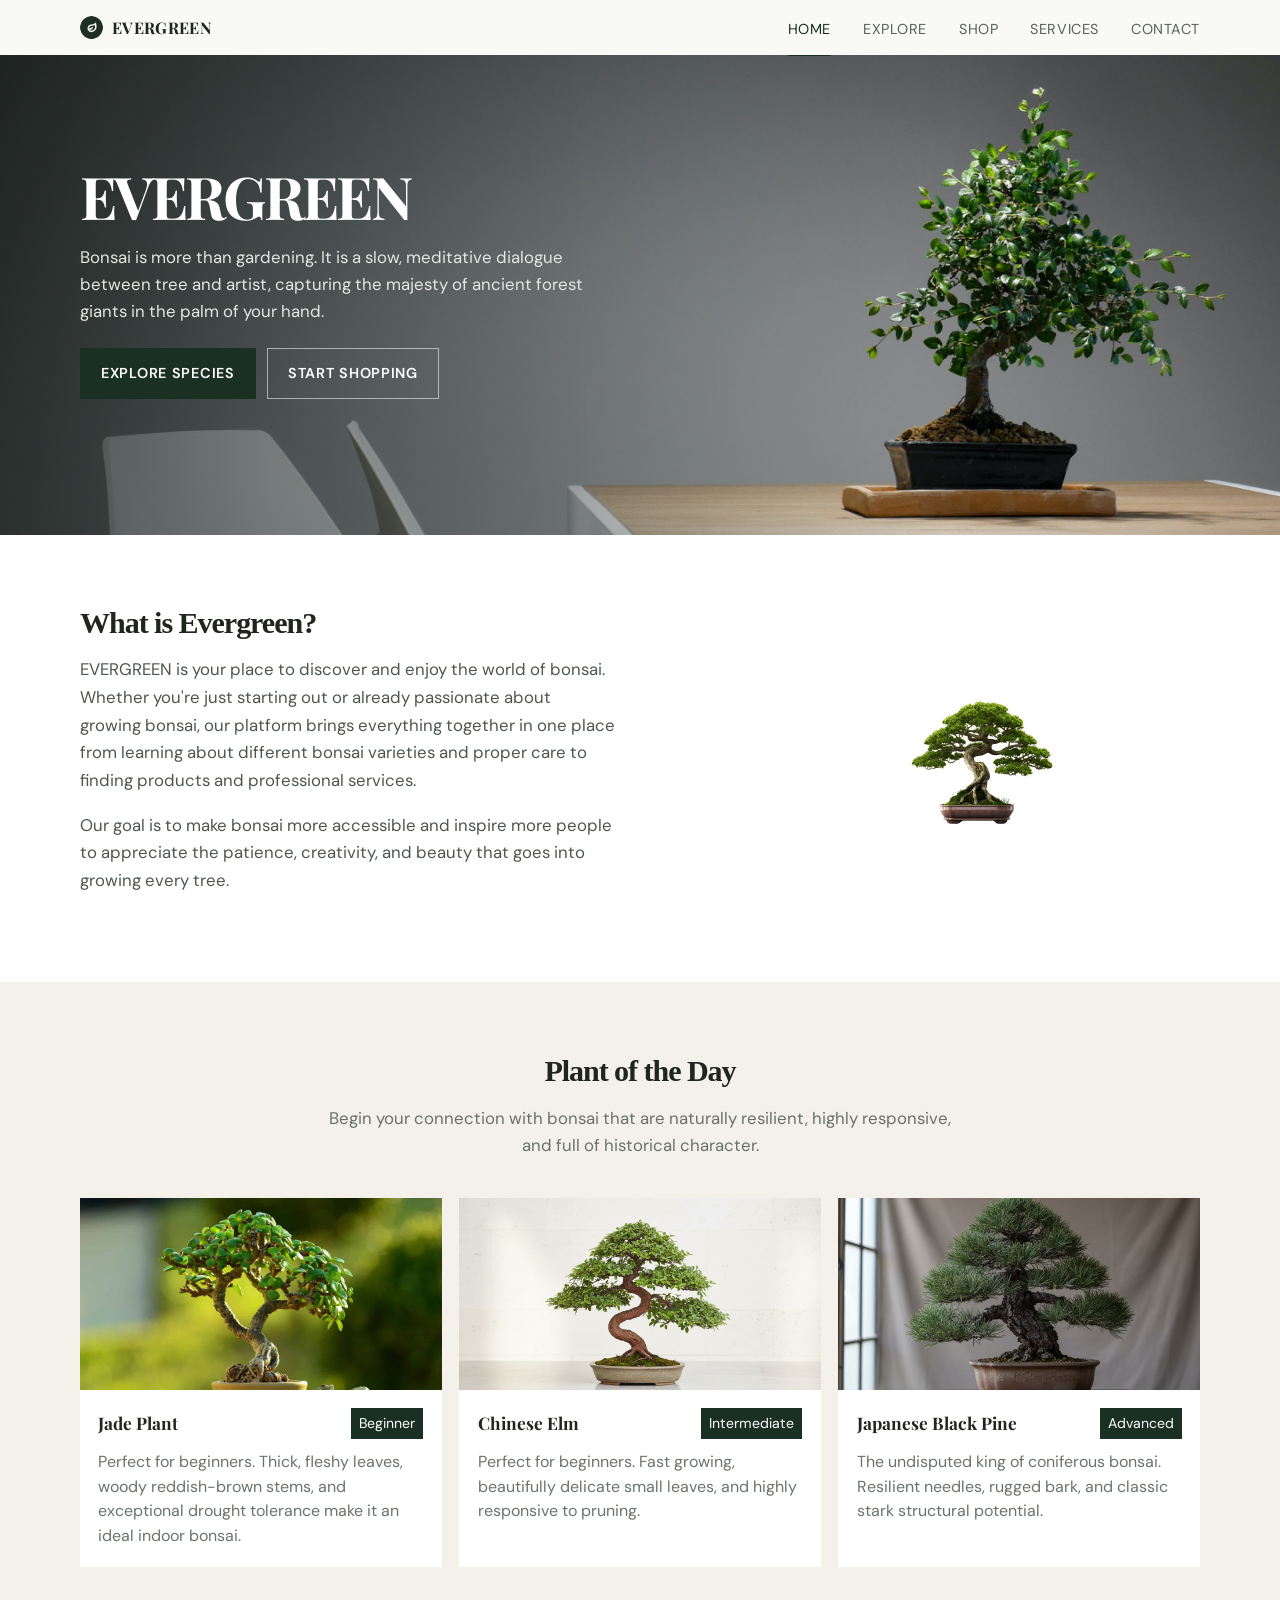
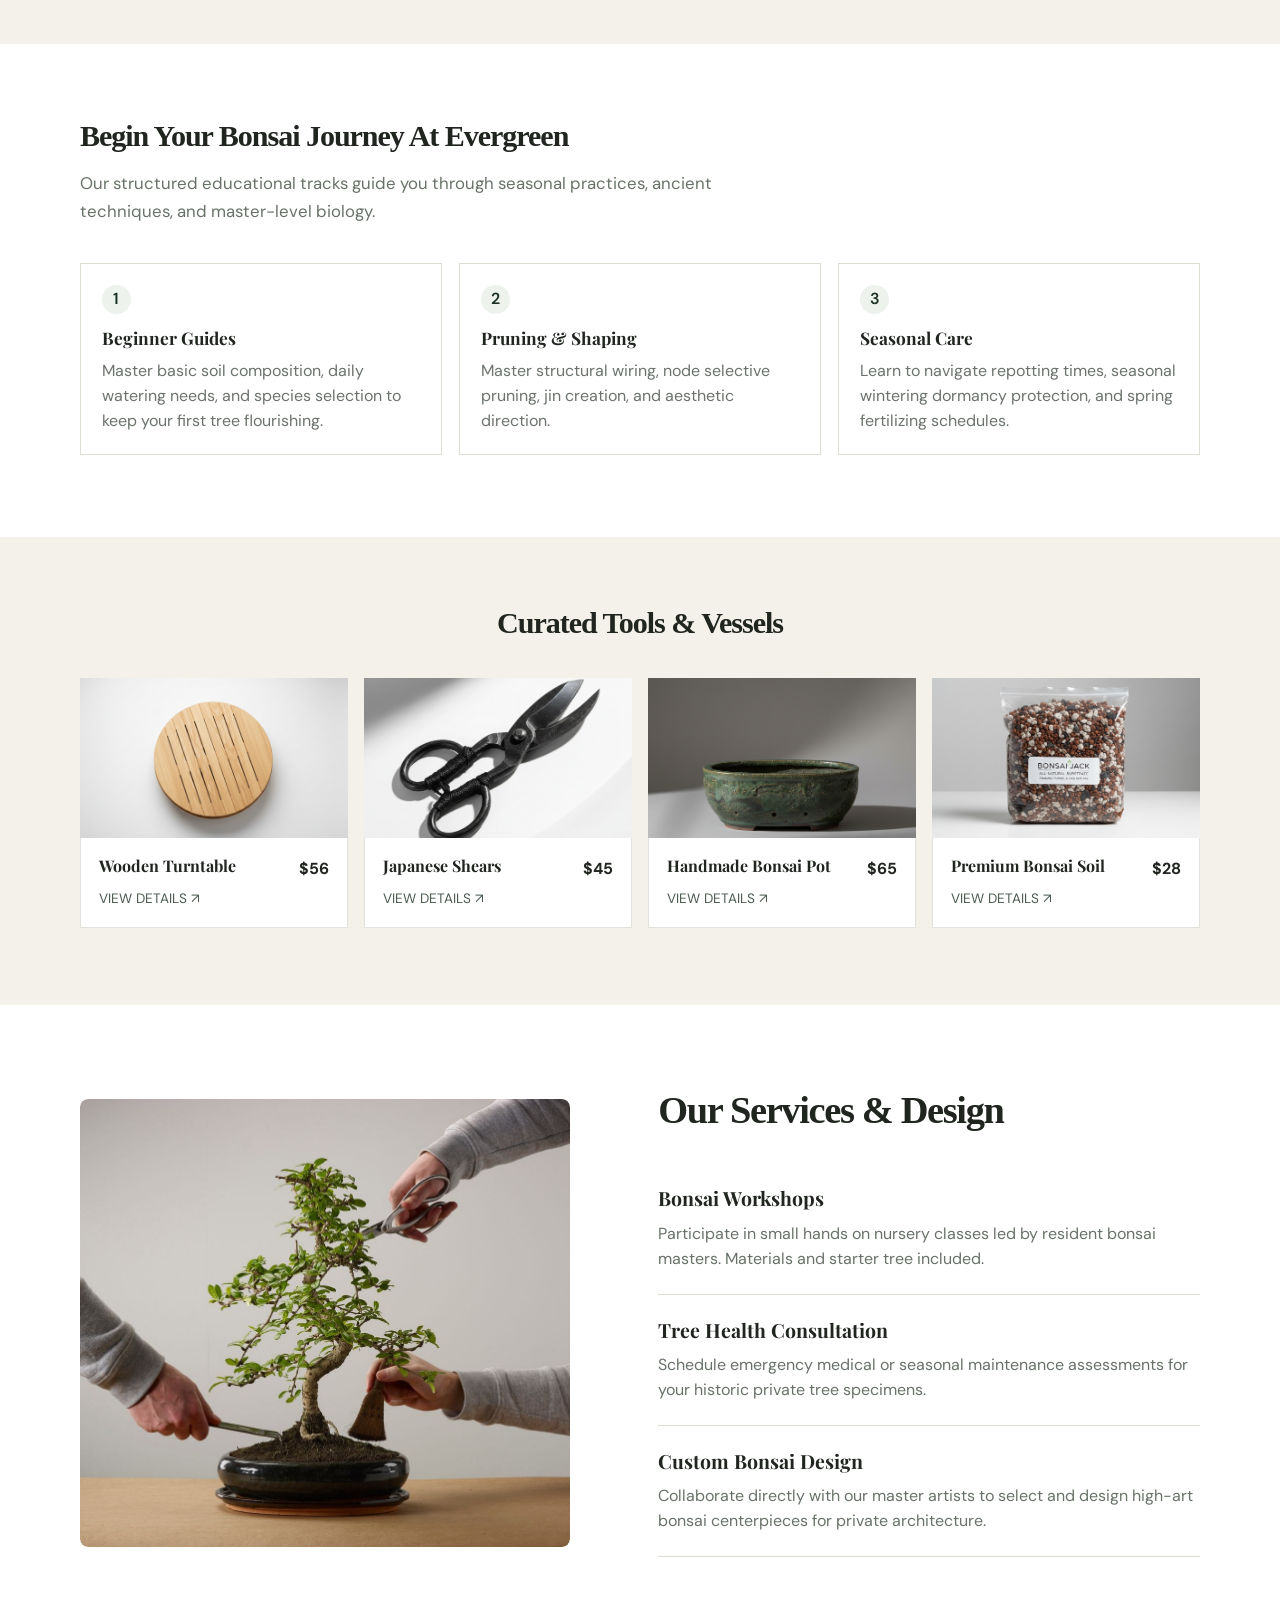
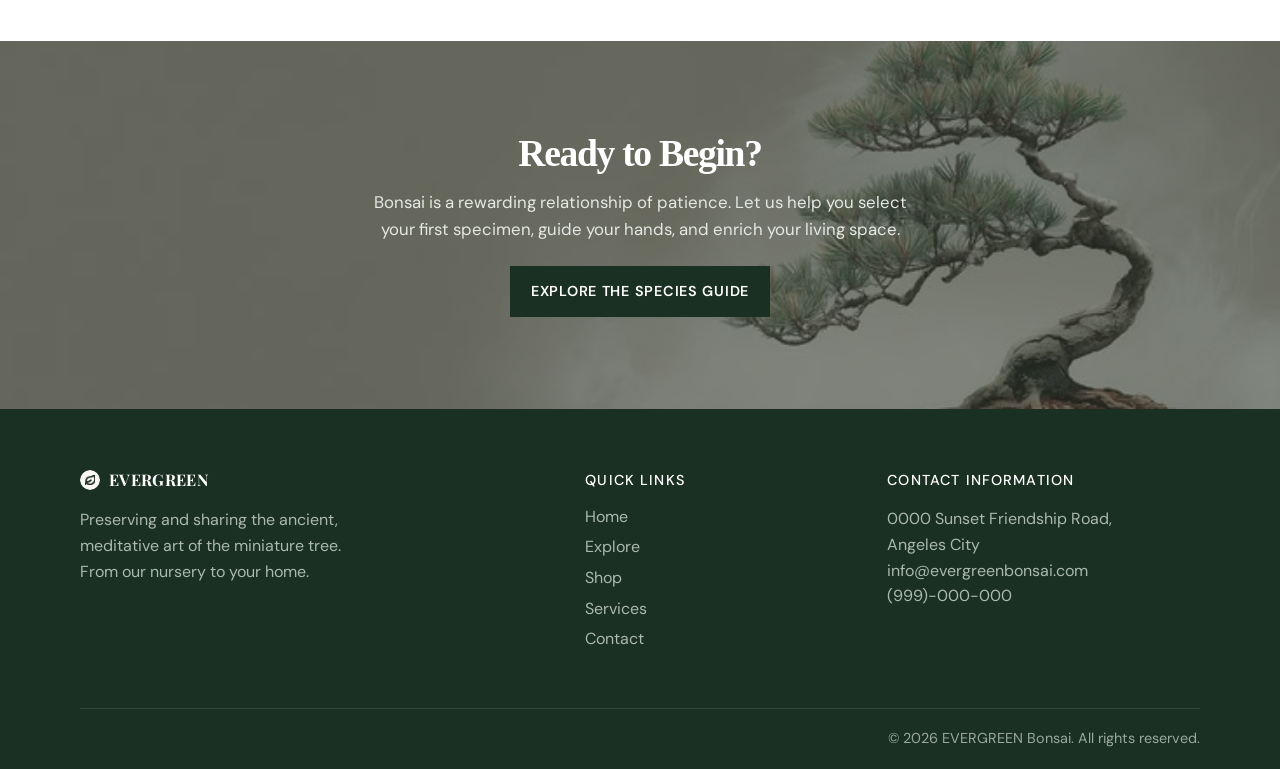
<file: index.html>
<!doctype html>
<html lang="en">
<head>
  <meta charset="UTF-8">
  <meta name="viewport" content="width=device-width, initial-scale=1.0">
  <meta name="description" content="Evergreen Bonsai — thoughtful plants, tools, and guidance for every bonsai journey.">
  <title>Evergreen — Bonsai, thoughtfully grown</title>
  <link rel="preconnect" href="https://fonts.googleapis.com">
  <link rel="preconnect" href="https://fonts.gstatic.com" crossorigin>
  <link href="https://fonts.googleapis.com/css2?family=DM+Sans:wght@400;500;600&family=Playfair+Display:wght@600;700&display=swap" rel="stylesheet">
  <link rel="icon" type="image/png" href="img/assets/logo-green.png"><link rel="stylesheet" href="styles.css">
</head>
<body>
  <header class="site-header">
    <a class="brand" href="#top" aria-label="Evergreen home"><img src="img/assets/logo-green.png" alt=""><span>EVERGREEN</span></a>
    <button class="menu-toggle" type="button" aria-expanded="false" aria-controls="main-nav">
      <span></span><span></span><span></span><span class="sr-only">Open menu</span>
    </button>
    <nav id="main-nav" class="main-nav" aria-label="Primary navigation">
      <a class="mobile-nav-brand brand" href="#top" aria-label="Evergreen home"><img src="img/assets/logo-green.png" alt=""><span>EVERGREEN</span></a>
      <a class="active" href="#top">Home</a>
      <a href="explore.html">Explore</a>
      <a href="shop.html">Shop</a>
      <a href="services.html">Services</a>
      <a href="contact.html">Contact</a>
    </nav>
  </header>

  <main id="top">
    <section class="hero">
      <div class="hero-content wrap">
        <h1>EVERGREEN</h1>
        <p class="hero-copy">Bonsai is more than gardening. It is a slow, meditative dialogue between tree and artist, capturing the majesty of ancient forest giants in the palm of your hand.</p>
        <div class="button-row">
          <a class="button button-primary" href="explore.html">Explore species</a>
          <a class="button button-outline-light" href="shop.html">Start shopping</a>
        </div>
      </div>
      <div class="hero-image" role="img" aria-label="A mature bonsai tree on a wooden table"></div>
      <div class="hero-chair" aria-hidden="true"></div>
    </section>

    <section id="explore" class="intro section wrap reveal">
      <div>
        <h2>What is Evergreen?</h2>
        <p>EVERGREEN is your place to discover and enjoy the world of bonsai. Whether you're just starting out or already passionate about growing bonsai, our platform brings everything together in one place from learning about different bonsai varieties and proper care to finding products and professional services.</p>
        <p>Our goal is to make bonsai more accessible and inspire more people to appreciate the patience, creativity, and beauty that goes into growing every tree.</p>
      </div>
      <div class="intro-tree"><img src="img/home/Evergreen1.jpg" alt="Traditional bonsai tree illustration"></div>
    </section>

    <section class="plants section section-tint reveal">
      <div class="wrap">
        <div class="section-heading centered">
          <h2>Plant of the Day</h2>
          <p>Begin your connection with bonsai that are naturally resilient, highly responsive, and full of historical character.</p>
        </div>
        <div class="plant-grid">
          <article class="plant-card">
            <div class="card-image"><img src="img/home/JadePlant.png" alt="Jade plant bonsai"></div>
            <div class="card-body"><div class="card-title"><h3>Jade Plant</h3><span>Beginner</span></div><p>Perfect for beginners. Thick, fleshy leaves, woody reddish-brown stems, and exceptional drought tolerance make it an ideal indoor bonsai.</p></div>
          </article>
          <article class="plant-card">
            <div class="card-image"><img src="img/home/Chinese-Elm.png" alt="Chinese elm bonsai"></div>
            <div class="card-body"><div class="card-title"><h3>Chinese Elm</h3><span>Intermediate</span></div><p>Perfect for beginners. Fast growing, beautifully delicate small leaves, and highly responsive to pruning.</p></div>
          </article>
          <article class="plant-card">
            <div class="card-image"><img src="img/home/JapaneseBlackPine.png" alt="Japanese black pine bonsai"></div>
            <div class="card-body"><div class="card-title"><h3>Japanese Black Pine</h3><span>Advanced</span></div><p>The undisputed king of coniferous bonsai. Resilient needles, rugged bark, and classic stark structural potential.</p></div>
          </article>
        </div>
      </div>
    </section>

    <section class="journey section wrap reveal">
      <div class="section-heading">
        <h2>Begin Your Bonsai Journey At Evergreen</h2>
        <p>Our structured educational tracks guide you through seasonal practices, ancient techniques, and master-level biology.</p>
      </div>
      <div class="steps">
        <article class="step"><span class="step-number">1</span><h3>Beginner Guides</h3><p>Master basic soil composition, daily watering needs, and species selection to keep your first tree flourishing.</p></article>
        <article class="step"><span class="step-number">2</span><h3>Pruning &amp; Shaping</h3><p>Master structural wiring, node selective pruning, jin creation, and aesthetic direction.</p></article>
        <article class="step"><span class="step-number">3</span><h3>Seasonal Care</h3><p>Learn to navigate repotting times, seasonal wintering dormancy protection, and spring fertilizing schedules.</p></article>
      </div>
    </section>

    <section id="shop" class="shop section section-tint reveal">
      <div class="wrap">
        <div class="section-heading centered"><h2>Curated Tools &amp; Vessels</h2></div>
        <div class="product-grid">
          <article class="product-card"><img src="img/shop/TurnTable.png" alt="Wooden bonsai turntable"><div><h3>Wooden Turntable</h3><strong>$56</strong><small>View details ↗</small></div></article>
          <article class="product-card"><img src="img/shop/JapanaseShears.png" alt="Japanese bonsai shears"><div><h3>Japanese Shears</h3><strong>$45</strong><small>View details ↗</small></div></article>
          <article class="product-card"><img src="img/shop/HandmadePot.png" alt="Handmade bonsai pot"><div><h3>Handmade Bonsai Pot</h3><strong>$65</strong><small>View details ↗</small></div></article>
          <article class="product-card"><img src="img/shop/BonsaiSoil.png" alt="Bonsai soil blend"><div><h3>Premium Bonsai Soil</h3><strong>$28</strong><small>View details ↗</small></div></article>
        </div>
      </div>
    </section>

    <section id="services" class="services section wrap reveal">
      <div class="service-photo">
        <img src="img/home/Evergreen2.png" alt="Hands carefully styling and caring for a bonsai tree">
      </div>
      <div class="service-copy">
        <h2>Our Services &amp; Design</h2>
        <div class="service-list">
          <article>
            <h3>Bonsai Workshops</h3>
            <p>Participate in small hands on nursery classes led by resident bonsai masters. Materials and starter tree included.</p>
          </article>
          <article>
            <h3>Tree Health Consultation</h3>
            <p>Schedule emergency medical or seasonal maintenance assessments for your historic private tree specimens.</p>
          </article>
          <article>
            <h3>Custom Bonsai Design</h3>
            <p>Collaborate directly with our master artists to select and design high-art bonsai centerpieces for private architecture.</p>
          </article>
        </div>
      </div>
    </section>

    <section class="cta reveal">
      <div class="cta-overlay"></div><img src="img/home/Evergreen3.jpg" alt="" aria-hidden="true">
      <div class="cta-content"><h2>Ready to Begin?</h2><p>Bonsai is a rewarding relationship of patience. Let us help you select your first specimen, guide your hands, and enrich your living space.</p><a class="button button-primary" href="explore.html">Explore the species guide</a></div>
    </section>
  </main>

  <footer id="contact" class="site-footer">
    <div class="wrap footer-grid">
      <div><a class="brand footer-brand" href="#top"><img src="img/assets/logo-white.png" alt=""><span>EVERGREEN</span></a><p>Preserving and sharing the ancient, meditative art of the miniature tree. From our nursery to your home.</p></div>
      <div><h3>Quick links</h3><a href="#top">Home</a><a href="explore.html">Explore</a><a href="shop.html">Shop</a><a href="services.html">Services</a><a href="contact.html">Contact</a></div>
      <div><h3>Contact information</h3><p>0000 Sunset Friendship Road, Angeles City<br>info@evergreenbonsai.com<br>(999)-000-000</p></div>
    </div>
    <div class="wrap footer-bottom"><span>© <span id="year">2026</span> EVERGREEN Bonsai. All rights reserved.</span></div>
  </footer>
  <script src="script.js"></script>
</body>
</html>
</file>
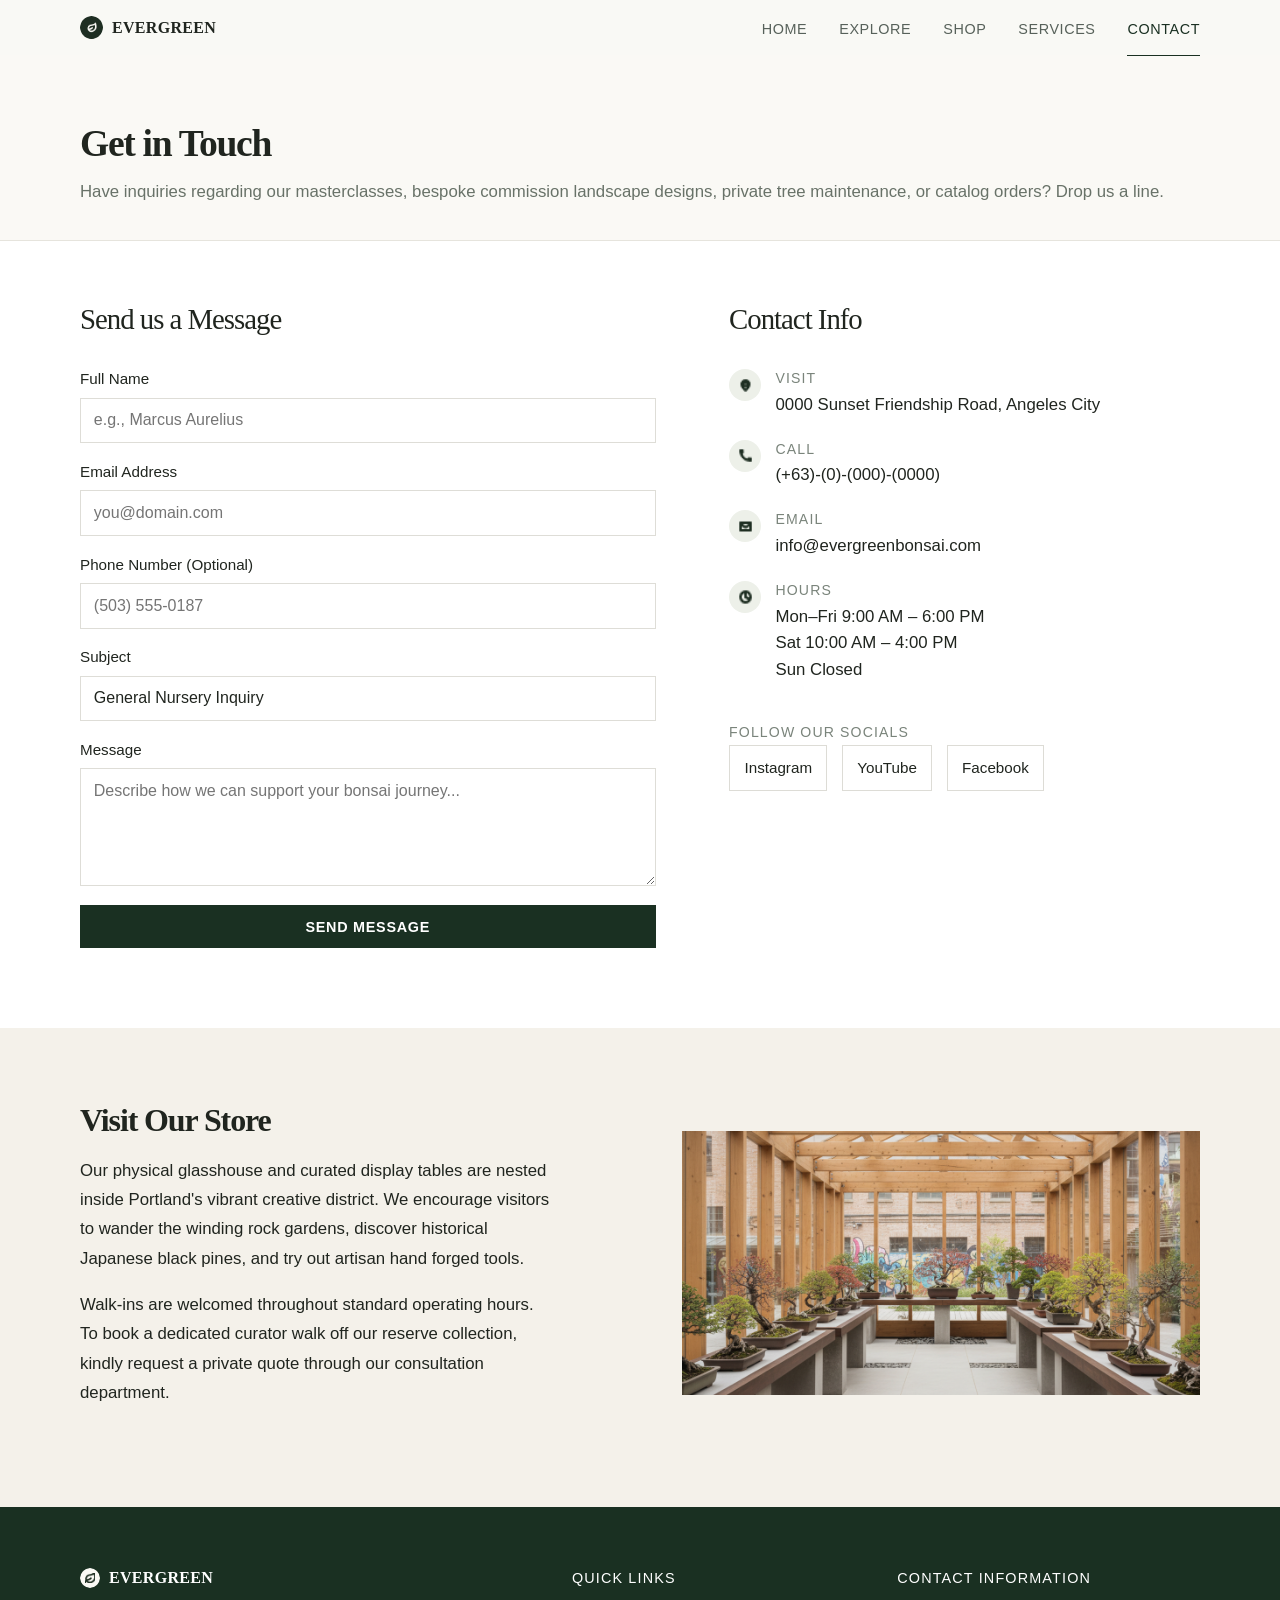
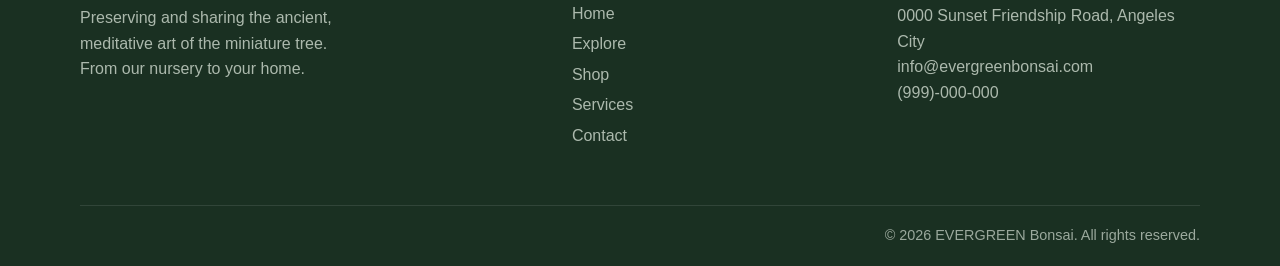
<file: contact.html>
<!doctype html>
<html lang="en">
<head><meta charset="UTF-8"><meta name="viewport" content="width=device-width, initial-scale=1.0"><meta name="description" content="Contact Evergreen Bonsai."><title>Get in Touch — Evergreen</title><link rel="icon" type="image/png" href="img/assets/logo-green.png"><link rel="stylesheet" href="styles.css"></head>
<body class="catalog-page contact-page">
  <header class="site-header"><a class="brand" href="index.html#top"><img src="img/assets/logo-green.png" alt=""><span>EVERGREEN</span></a><button class="menu-toggle" type="button" aria-expanded="false" aria-controls="main-nav"><span></span><span></span><span></span><span class="sr-only">Open menu</span></button><nav id="main-nav" class="main-nav"><a class="mobile-nav-brand brand" href="index.html#top"><img src="img/assets/logo-green.png" alt=""><span>EVERGREEN</span></a><a href="index.html#top">Home</a><a href="explore.html">Explore</a><a href="shop.html">Shop</a><a href="services.html">Services</a><a class="active" href="contact.html">Contact</a></nav></header>
  <main>
    <section class="page-intro wrap contact-intro"><h1>Get in Touch</h1><p>Have inquiries regarding our masterclasses, bespoke commission landscape designs, private tree maintenance, or catalog orders? Drop us a line.</p></section>
    <section class="contact-main"><div class="wrap contact-grid">
      <form class="contact-form" id="contact-form"><h2>Send us a Message</h2><label for="name">Full Name</label><input id="name" name="name" type="text" placeholder="e.g., Marcus Aurelius" required><label for="email">Email Address</label><input id="email" name="email" type="email" placeholder="you@domain.com" required><label for="phone">Phone Number (Optional)</label><input id="phone" name="phone" type="tel" placeholder="(503) 555-0187"><label for="subject">Subject</label><input id="subject" name="subject" type="text" value="General Nursery Inquiry"><label for="message">Message</label><textarea id="message" name="message" rows="5" placeholder="Describe how we can support your bonsai journey..." required></textarea><button class="button button-primary" type="submit">Send message</button><p class="form-status" role="status" aria-live="polite"></p></form>
      <aside class="contact-info"><h2>Contact Info</h2><div><span><img src="img/assets/Visit.png" alt="" aria-hidden="true"></span><p><small>Visit</small>0000 Sunset Friendship Road, Angeles City</p></div><div><span><img src="img/assets/phone.png" alt="" aria-hidden="true"></span><p><small>Call</small>(+63)-(0)-(000)-(0000)</p></div><div><span><img src="img/assets/mail.png" alt="" aria-hidden="true"></span><p><small>Email</small>info@evergreenbonsai.com</p></div><div><span><img src="img/assets/clock.png" alt="" aria-hidden="true"></span><p><small>Hours</small>Mon–Fri 9:00 AM – 6:00 PM<br>Sat 10:00 AM – 4:00 PM<br>Sun Closed</p></div><small class="social-label">Follow our socials</small><div class="socials"><a href="#contact-form">Instagram</a><a href="#contact-form">YouTube</a><a href="#contact-form">Facebook</a></div></aside>
    </div></section>
    <section class="visit-store"><div class="wrap visit-grid"><div><h2>Visit Our Store</h2><p>Our physical glasshouse and curated display tables are nested inside Portland's vibrant creative district. We encourage visitors to wander the winding rock gardens, discover historical Japanese black pines, and try out artisan hand forged tools.</p><p>Walk-ins are welcomed throughout standard operating hours. To book a dedicated curator walk off our reserve collection, kindly request a private quote through our consultation department.</p></div><img src="img/contact/Store.png" alt="Evergreen bonsai glasshouse store"></div></section>
  </main>
  <footer class="site-footer"><div class="wrap footer-grid"><div><a class="brand footer-brand" href="index.html#top"><img src="img/assets/logo-white.png" alt=""><span>EVERGREEN</span></a><p>Preserving and sharing the ancient, meditative art of the miniature tree. From our nursery to your home.</p></div><div><h3>Quick links</h3><a href="#top">Home</a><a href="explore.html">Explore</a><a href="shop.html">Shop</a><a href="services.html">Services</a><a href="contact.html">Contact</a></div><div><h3>Contact information</h3><p>0000 Sunset Friendship Road, Angeles City<br>info@evergreenbonsai.com<br>(999)-000-000</p></div></div><div class="wrap footer-bottom"><span>© <span id="year">2026</span> EVERGREEN Bonsai. All rights reserved.</span></div></footer>
  <script src="script.js"></script>
  <script>document.querySelector('#contact-form').addEventListener('submit', (event) => { event.preventDefault(); document.querySelector('.form-status').textContent = 'Thank you — your message is ready to be reviewed.'; });</script>
</body>
</html>
</file>
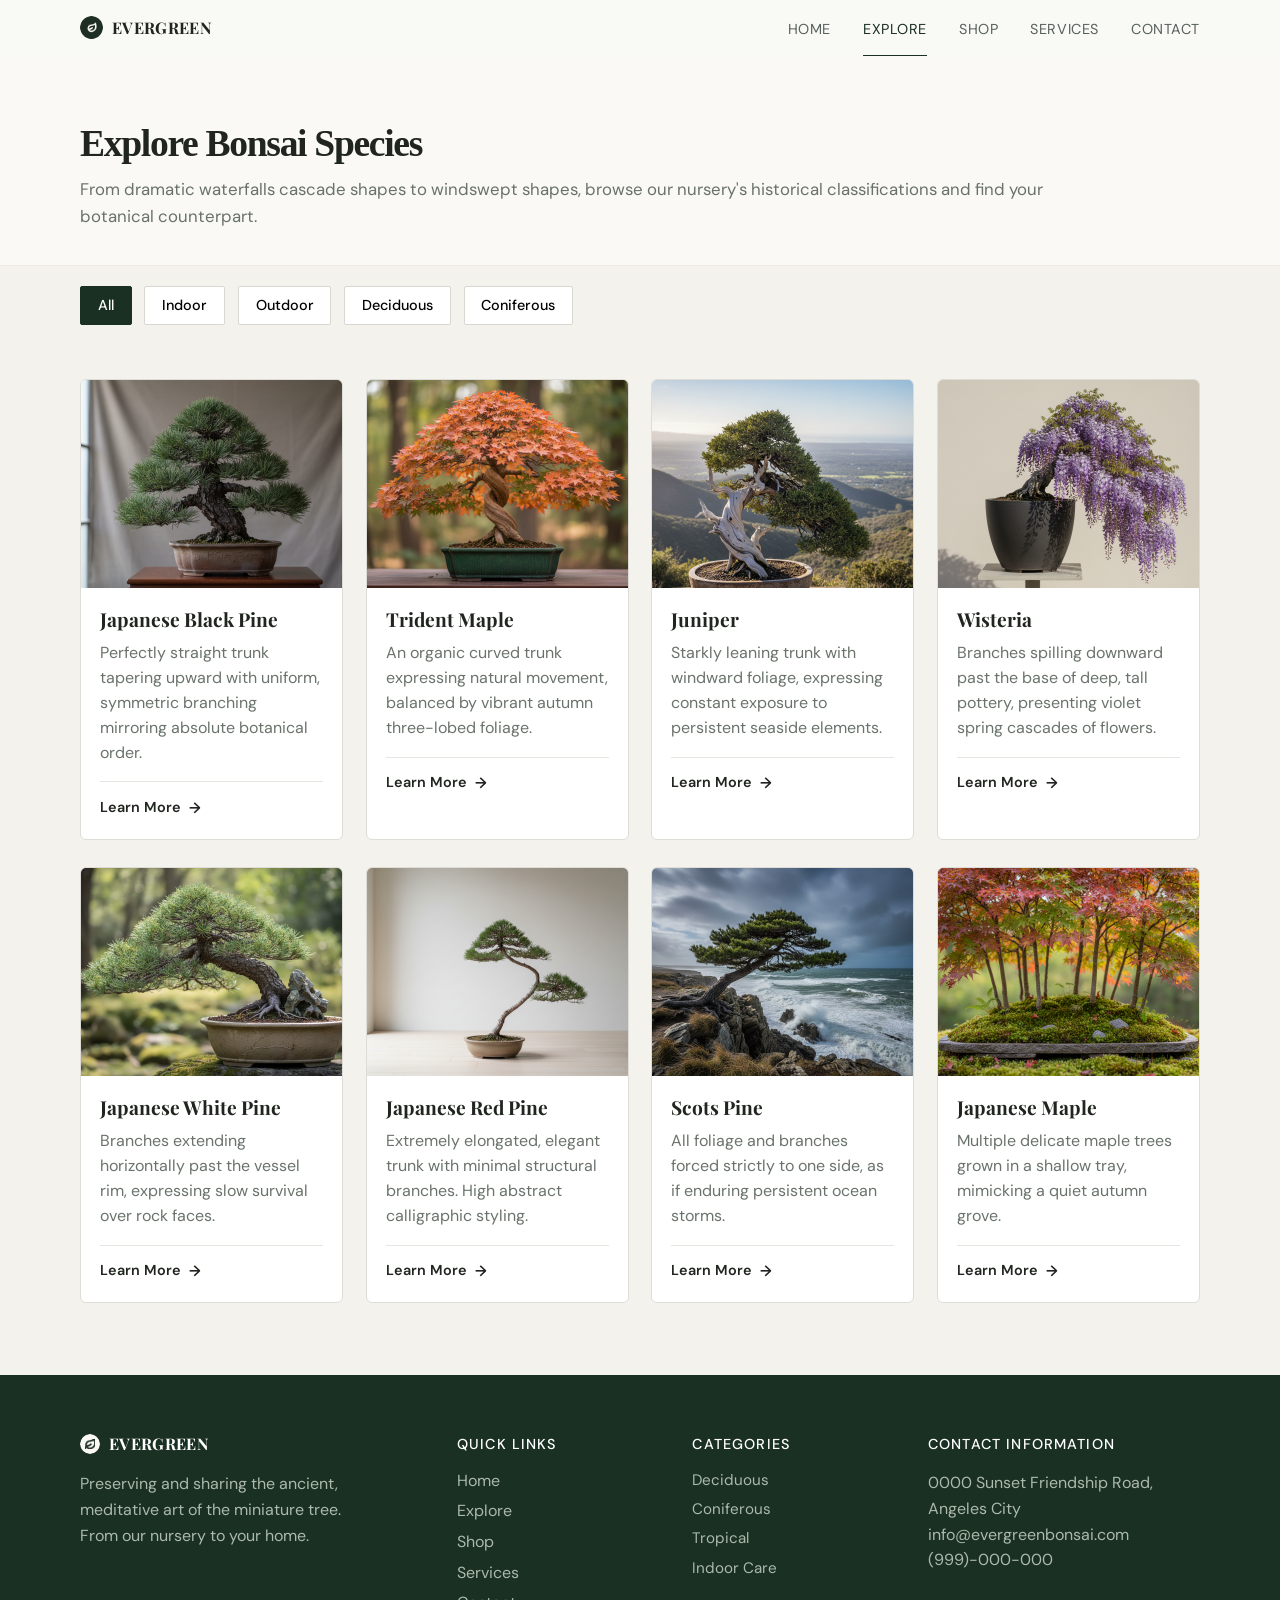
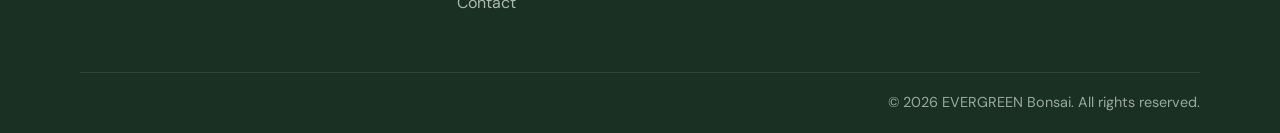
<file: explore.html>
<!doctype html>
<html lang="en">
<head>
  <meta charset="UTF-8">
  <meta name="viewport" content="width=device-width, initial-scale=1.0">
  <meta name="description" content="Explore Evergreen's collection of bonsai species.">
  <title>Explore Bonsai Species — Evergreen</title>
  <link rel="preconnect" href="https://fonts.googleapis.com">
  <link rel="preconnect" href="https://fonts.gstatic.com" crossorigin>
  <link href="https://fonts.googleapis.com/css2?family=DM+Sans:wght@400;500;600&family=Playfair+Display:wght@600;700&display=swap" rel="stylesheet">
  <link rel="icon" type="image/png" href="img/assets/logo-green.png"><link rel="stylesheet" href="styles.css">
</head>
<body class="explore-page">
  <header class="site-header">
    <a class="brand" href="index.html#top" aria-label="Evergreen home"><img src="img/assets/logo-green.png" alt=""><span>EVERGREEN</span></a>
    <button class="menu-toggle" type="button" aria-expanded="false" aria-controls="main-nav"><span></span><span></span><span></span><span class="sr-only">Open menu</span></button>
    <nav id="main-nav" class="main-nav" aria-label="Primary navigation">
      <a class="mobile-nav-brand brand" href="index.html#top" aria-label="Evergreen home"><img src="img/assets/logo-green.png" alt=""><span>EVERGREEN</span></a>
      <a href="index.html#top">Home</a><a class="active" href="explore.html">Explore</a>            <a href="shop.html">Shop</a><a href="services.html">Services</a><a href="contact.html">Contact</a>
    </nav>
  </header>
  <main>
    <section class="explore-heading wrap">
      <h1>Explore Bonsai Species</h1>
      <p>From dramatic waterfalls cascade shapes to windswept shapes, browse our nursery's historical classifications and find your botanical counterpart.</p>
    </section>
    <section class="explore-catalog">
      <div class="wrap">
        <div class="filter-bar" role="group" aria-label="Filter bonsai species">
          <button class="filter-button active" type="button" data-filter="all">All</button>
          <button class="filter-button" type="button" data-filter="indoor">Indoor</button>
          <button class="filter-button" type="button" data-filter="outdoor">Outdoor</button>
          <button class="filter-button" type="button" data-filter="deciduous">Deciduous</button>
          <button class="filter-button" type="button" data-filter="coniferous">Coniferous</button>
        </div>
        <div class="species-grid">
          <article class="species-card" data-category="outdoor coniferous"><img src="img/home/JapaneseBlackPine.png" alt="Japanese Black Pine bonsai"><div><h2>Japanese Black Pine</h2><p>Perfectly straight trunk tapering upward with uniform, symmetric branching mirroring absolute botanical order.</p><a href="contact.html">Learn More <span aria-hidden="true">→</span></a></div></article>
          <article class="species-card" data-category="outdoor deciduous"><img src="img/explore/TridentMaple.png" alt="Trident Maple bonsai"><div><h2>Trident Maple</h2><p>An organic curved trunk expressing natural movement, balanced by vibrant autumn three-lobed foliage.</p><a href="contact.html">Learn More <span aria-hidden="true">→</span></a></div></article>
          <article class="species-card" data-category="outdoor"><img src="img/explore/Juniper.png" alt="Juniper bonsai"><div><h2>Juniper</h2><p>Starkly leaning trunk with windward foliage, expressing constant exposure to persistent seaside elements.</p><a href="contact.html">Learn More <span aria-hidden="true">→</span></a></div></article>
          <article class="species-card" data-category="indoor deciduous"><img src="img/explore/Wisteria.png" alt="Wisteria bonsai"><div><h2>Wisteria</h2><p>Branches spilling downward past the base of deep, tall pottery, presenting violet spring cascades of flowers.</p><a href="contact.html">Learn More <span aria-hidden="true">→</span></a></div></article>
          <article class="species-card" data-category="outdoor coniferous"><img src="img/explore/JapaneseWhitePine.png" alt="Japanese White Pine bonsai"><div><h2>Japanese White Pine</h2><p>Branches extending horizontally past the vessel rim, expressing slow survival over rock faces.</p><a href="contact.html">Learn More <span aria-hidden="true">→</span></a></div></article>
          <article class="species-card" data-category="indoor coniferous"><img src="img/explore/JapaneseRedPine.png" alt="Japanese Red Pine bonsai"><div><h2>Japanese Red Pine</h2><p>Extremely elongated, elegant trunk with minimal structural branches. High abstract calligraphic styling.</p><a href="contact.html">Learn More <span aria-hidden="true">→</span></a></div></article>
          <article class="species-card" data-category="outdoor coniferous"><img src="img/explore/ScottsPine.png" alt="Scots Pine bonsai"><div><h2>Scots Pine</h2><p>All foliage and branches forced strictly to one side, as if enduring persistent ocean storms.</p><a href="contact.html">Learn More <span aria-hidden="true">→</span></a></div></article>
          <article class="species-card" data-category="outdoor deciduous"><img src="img/explore/JapaneseMaple.png" alt="Japanese Maple bonsai"><div><h2>Japanese Maple</h2><p>Multiple delicate maple trees grown in a shallow tray, mimicking a quiet autumn grove.</p><a href="contact.html">Learn More <span aria-hidden="true">→</span></a></div></article>
        </div>
      </div>
    </section>
  </main>
  <footer id="contact" class="site-footer">
    <div class="wrap footer-grid">
      <div><a class="brand footer-brand" href="index.html#top"><img src="img/assets/logo-white.png" alt=""><span>EVERGREEN</span></a><p>Preserving and sharing the ancient, meditative art of the miniature tree. From our nursery to your home.</p></div>
      <div><h3>Quick links</h3><a href="index.html#top">Home</a><a href="explore.html">Explore</a><a href="shop.html">Shop</a><a href="services.html">Services</a><a href="contact.html">Contact</a></div>
      <div><h3>Categories</h3><a href="explore.html">Deciduous</a><a href="explore.html">Coniferous</a><a href="explore.html">Tropical</a><a href="explore.html">Indoor Care</a></div>
      <div><h3>Contact information</h3><p>0000 Sunset Friendship Road, Angeles City<br>info@evergreenbonsai.com<br>(999)-000-000</p></div>
    </div>
    <div class="wrap footer-bottom"><span>© <span id="year">2026</span> EVERGREEN Bonsai. All rights reserved.</span></div>
  </footer>
  <script src="script.js"></script>
  <script>
    document.querySelectorAll('.filter-button').forEach((button) => {
      button.addEventListener('click', () => {
        document.querySelectorAll('.filter-button').forEach((item) => item.classList.remove('active'));
        button.classList.add('active');
        const selected = button.dataset.filter;
        document.querySelectorAll('.species-card').forEach((card) => {
          card.hidden = selected !== 'all' && !card.dataset.category.split(' ').includes(selected);
        });
      });
    });
  </script>
</body>
</html>
</file>
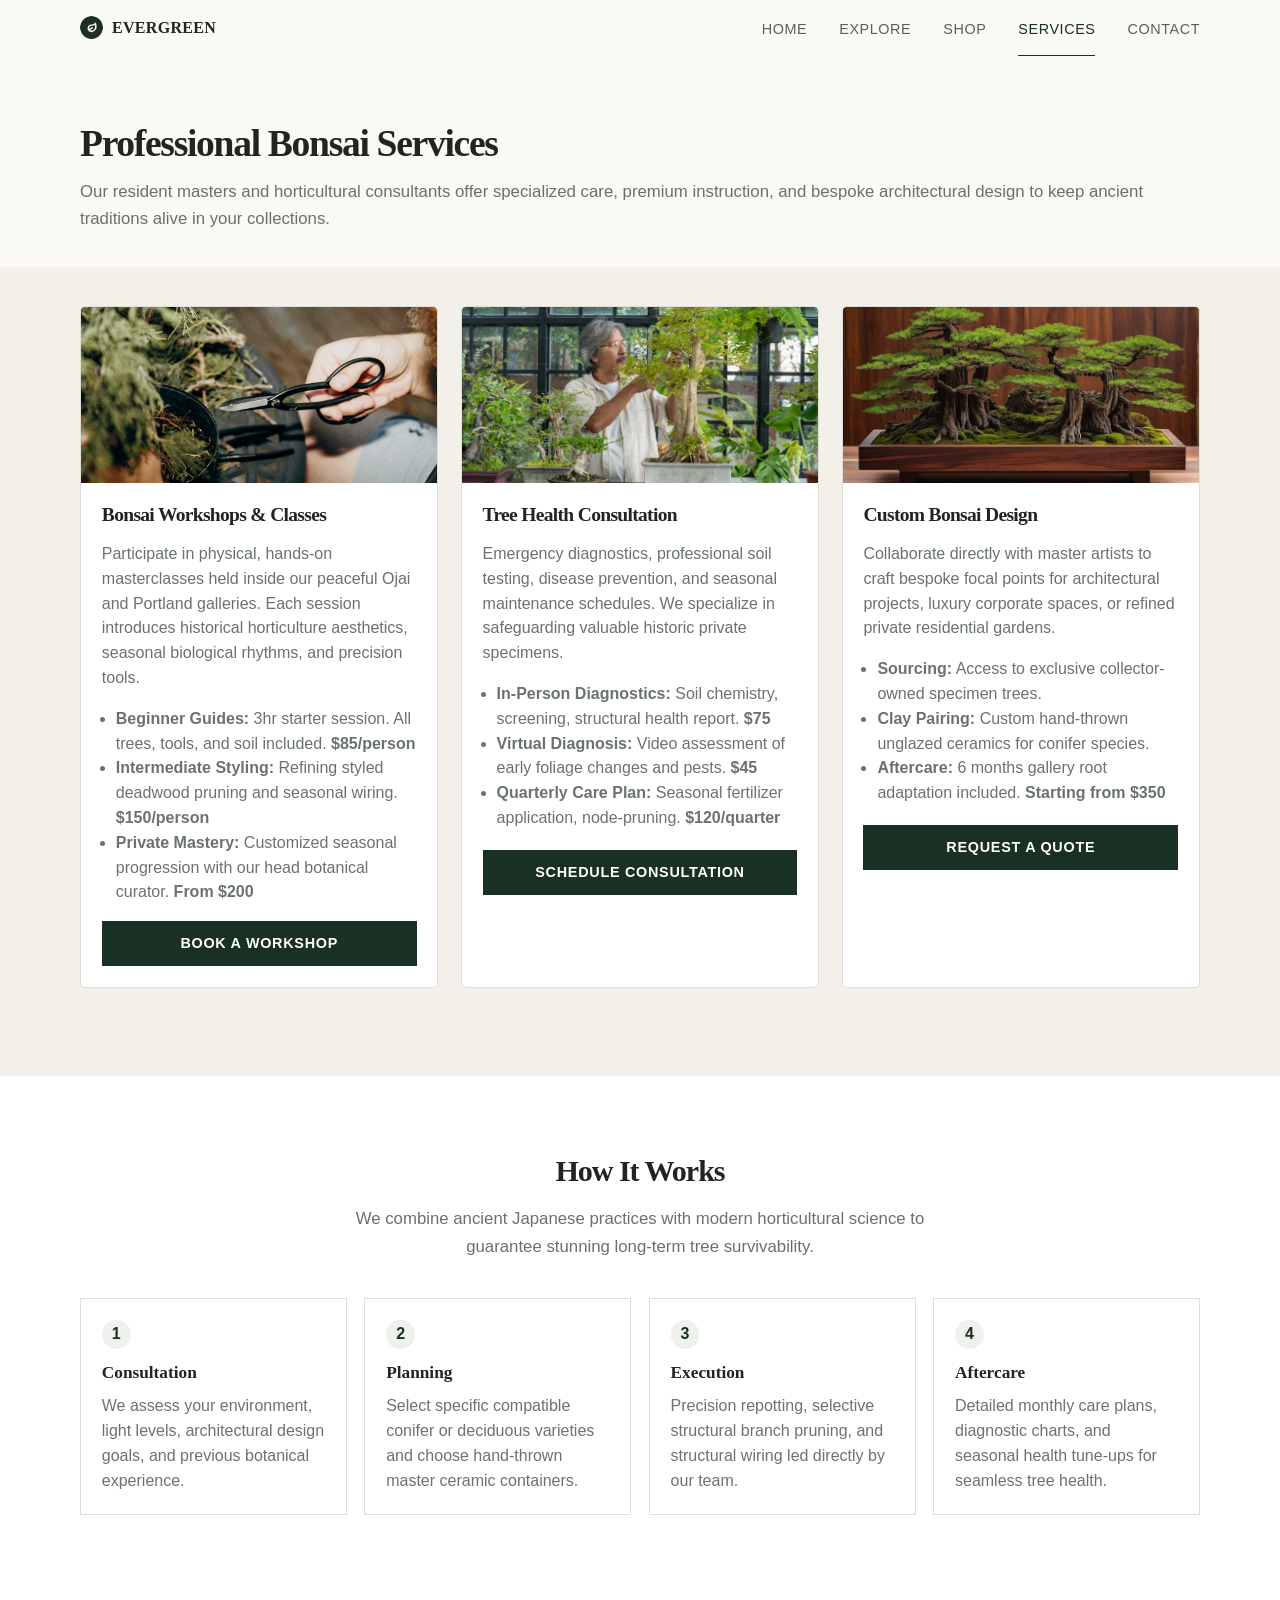
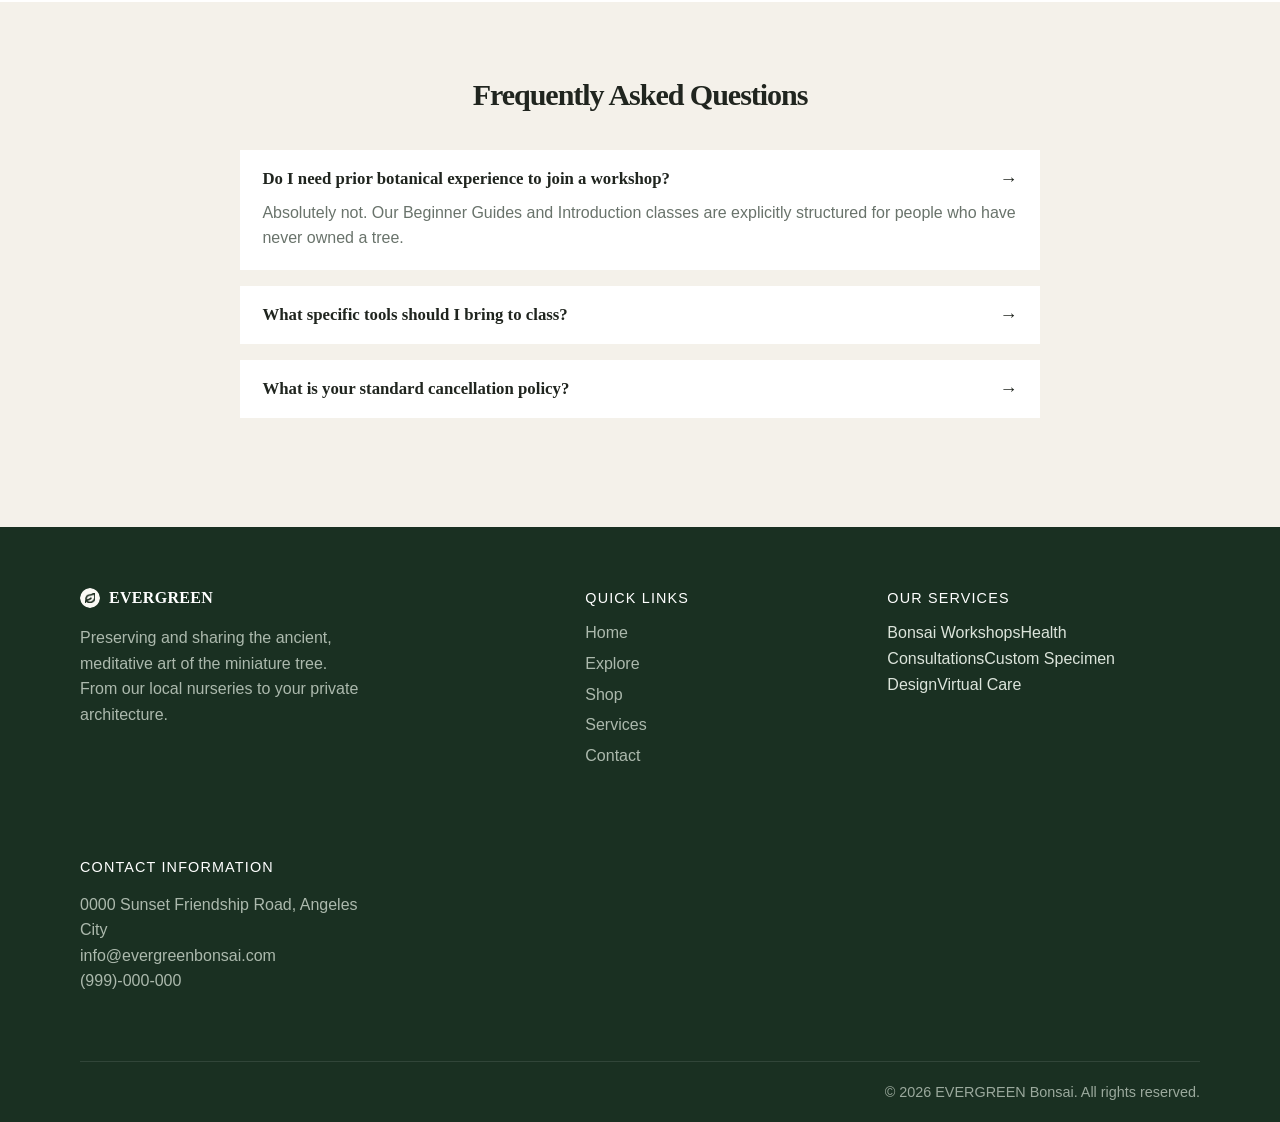
<file: services.html>
<!doctype html>
<html lang="en">
<head><meta charset="UTF-8"><meta name="viewport" content="width=device-width, initial-scale=1.0"><title>Professional Bonsai Services — Evergreen</title><link rel="icon" type="image/png" href="img/assets/logo-green.png"><link rel="stylesheet" href="styles.css"></head>
<body class="catalog-page services-page">
  <header class="site-header"><a class="brand" href="index.html#top"><img src="img/assets/logo-green.png" alt=""><span>EVERGREEN</span></a><button class="menu-toggle" type="button" aria-expanded="false" aria-controls="main-nav"><span></span><span></span><span></span><span class="sr-only">Open menu</span></button><nav id="main-nav" class="main-nav"><a class="mobile-nav-brand brand" href="index.html#top"><img src="img/assets/logo-green.png" alt=""><span>EVERGREEN</span></a><a href="index.html#top">Home</a><a href="explore.html">Explore</a><a href="shop.html">Shop</a><a class="active" href="services.html">Services</a><a href="contact.html">Contact</a></nav></header>
  <main id="services"><section class="page-intro wrap"><h1>Professional Bonsai Services</h1><p>Our resident masters and horticultural consultants offer specialized care, premium instruction, and bespoke architectural design to keep ancient traditions alive in your collections.</p></section>
    <section class="service-catalog"><div class="wrap service-page-grid">
      <article><img src="img/services/Workshop.png" alt="Bonsai workshop"><div><h2>Bonsai Workshops &amp; Classes</h2><p>Participate in physical, hands-on masterclasses held inside our peaceful Ojai and Portland galleries. Each session introduces historical horticulture aesthetics, seasonal biological rhythms, and precision tools.</p><ul><li><b>Beginner Guides:</b> 3hr starter session. All trees, tools, and soil included. <b>$85/person</b></li><li><b>Intermediate Styling:</b> Refining styled deadwood pruning and seasonal wiring. <b>$150/person</b></li><li><b>Private Mastery:</b> Customized seasonal progression with our head botanical curator. <b>From $200</b></li></ul><a class="button button-primary" href="contact.html">Book a workshop</a></div></article>
      <article><img src="img/services/Consultation.png" alt="Tree health consultation"><div><h2>Tree Health Consultation</h2><p>Emergency diagnostics, professional soil testing, disease prevention, and seasonal maintenance schedules. We specialize in safeguarding valuable historic private specimens.</p><ul><li><b>In-Person Diagnostics:</b> Soil chemistry, screening, structural health report. <b>$75</b></li><li><b>Virtual Diagnosis:</b> Video assessment of early foliage changes and pests. <b>$45</b></li><li><b>Quarterly Care Plan:</b> Seasonal fertilizer application, node-pruning. <b>$120/quarter</b></li></ul><a class="button button-primary" href="contact.html">Schedule consultation</a></div></article>
      <article><img src="img/services/Design.png" alt="Custom bonsai design"><div><h2>Custom Bonsai Design</h2><p>Collaborate directly with master artists to craft bespoke focal points for architectural projects, luxury corporate spaces, or refined private residential gardens.</p><ul><li><b>Sourcing:</b> Access to exclusive collector-owned specimen trees.</li><li><b>Clay Pairing:</b> Custom hand-thrown unglazed ceramics for conifer species.</li><li><b>Aftercare:</b> 6 months gallery root adaptation included. <b>Starting from $350</b></li></ul><a class="button button-primary" href="contact.html">Request a quote</a></div></article>
    </div></section>
    <section class="how-it-works"><div class="wrap"><div class="centered section-heading"><h2>How It Works</h2><p>We combine ancient Japanese practices with modern horticultural science to guarantee stunning long-term tree survivability.</p></div><div class="steps"><article class="step"><span class="step-number">1</span><h3>Consultation</h3><p>We assess your environment, light levels, architectural design goals, and previous botanical experience.</p></article><article class="step"><span class="step-number">2</span><h3>Planning</h3><p>Select specific compatible conifer or deciduous varieties and choose hand-thrown master ceramic containers.</p></article><article class="step"><span class="step-number">3</span><h3>Execution</h3><p>Precision repotting, selective structural branch pruning, and structural wiring led directly by our team.</p></article><article class="step"><span class="step-number">4</span><h3>Aftercare</h3><p>Detailed monthly care plans, diagnostic charts, and seasonal health tune-ups for seamless tree health.</p></article></div></div></section>
    <section class="faq-section"><div class="wrap"><h2>Frequently Asked Questions</h2><details open><summary>Do I need prior botanical experience to join a workshop? <span>→</span></summary><p>Absolutely not. Our Beginner Guides and Introduction classes are explicitly structured for people who have never owned a tree.</p></details><details><summary>What specific tools should I bring to class? <span>→</span></summary><p>All diagnostic tools, high-carbon shears, traditional wiring, and organic soils are fully supplied by Evergreen.</p></details><details><summary>What is your standard cancellation policy? <span>→</span></summary><p>We offer full refunds for any workshop reservations or custom consultations canceled up to 48 hours prior.</p></details></div></section>
  </main>
  <footer class="site-footer"><div class="wrap footer-grid"><div><a class="brand footer-brand" href="index.html#top"><img src="img/assets/logo-white.png" alt=""><span>EVERGREEN</span></a><p>Preserving and sharing the ancient, meditative art of the miniature tree. From our local nurseries to your private architecture.</p></div><div><h3>Quick links</h3><a href="#top">Home</a><a href="explore.html">Explore</a><a href="shop.html">Shop</a><a href="services.html">Services</a><a href="contact.html">Contact</a></div><div><h3>Our services</h3><a href="#services">Bonsai Workshops</a><a href="#services">Health Consultations</a><a href="#services">Custom Specimen Design</a><a href="#services">Virtual Care</a></div><div><h3>Contact information</h3><p>0000 Sunset Friendship Road, Angeles City<br>info@evergreenbonsai.com<br>(999)-000-000</p></div></div><div class="wrap footer-bottom"><span>© <span id="year">2026</span> EVERGREEN Bonsai. All rights reserved.</span></div></footer>
  <script src="script.js"></script>
</body>
</html>
</file>
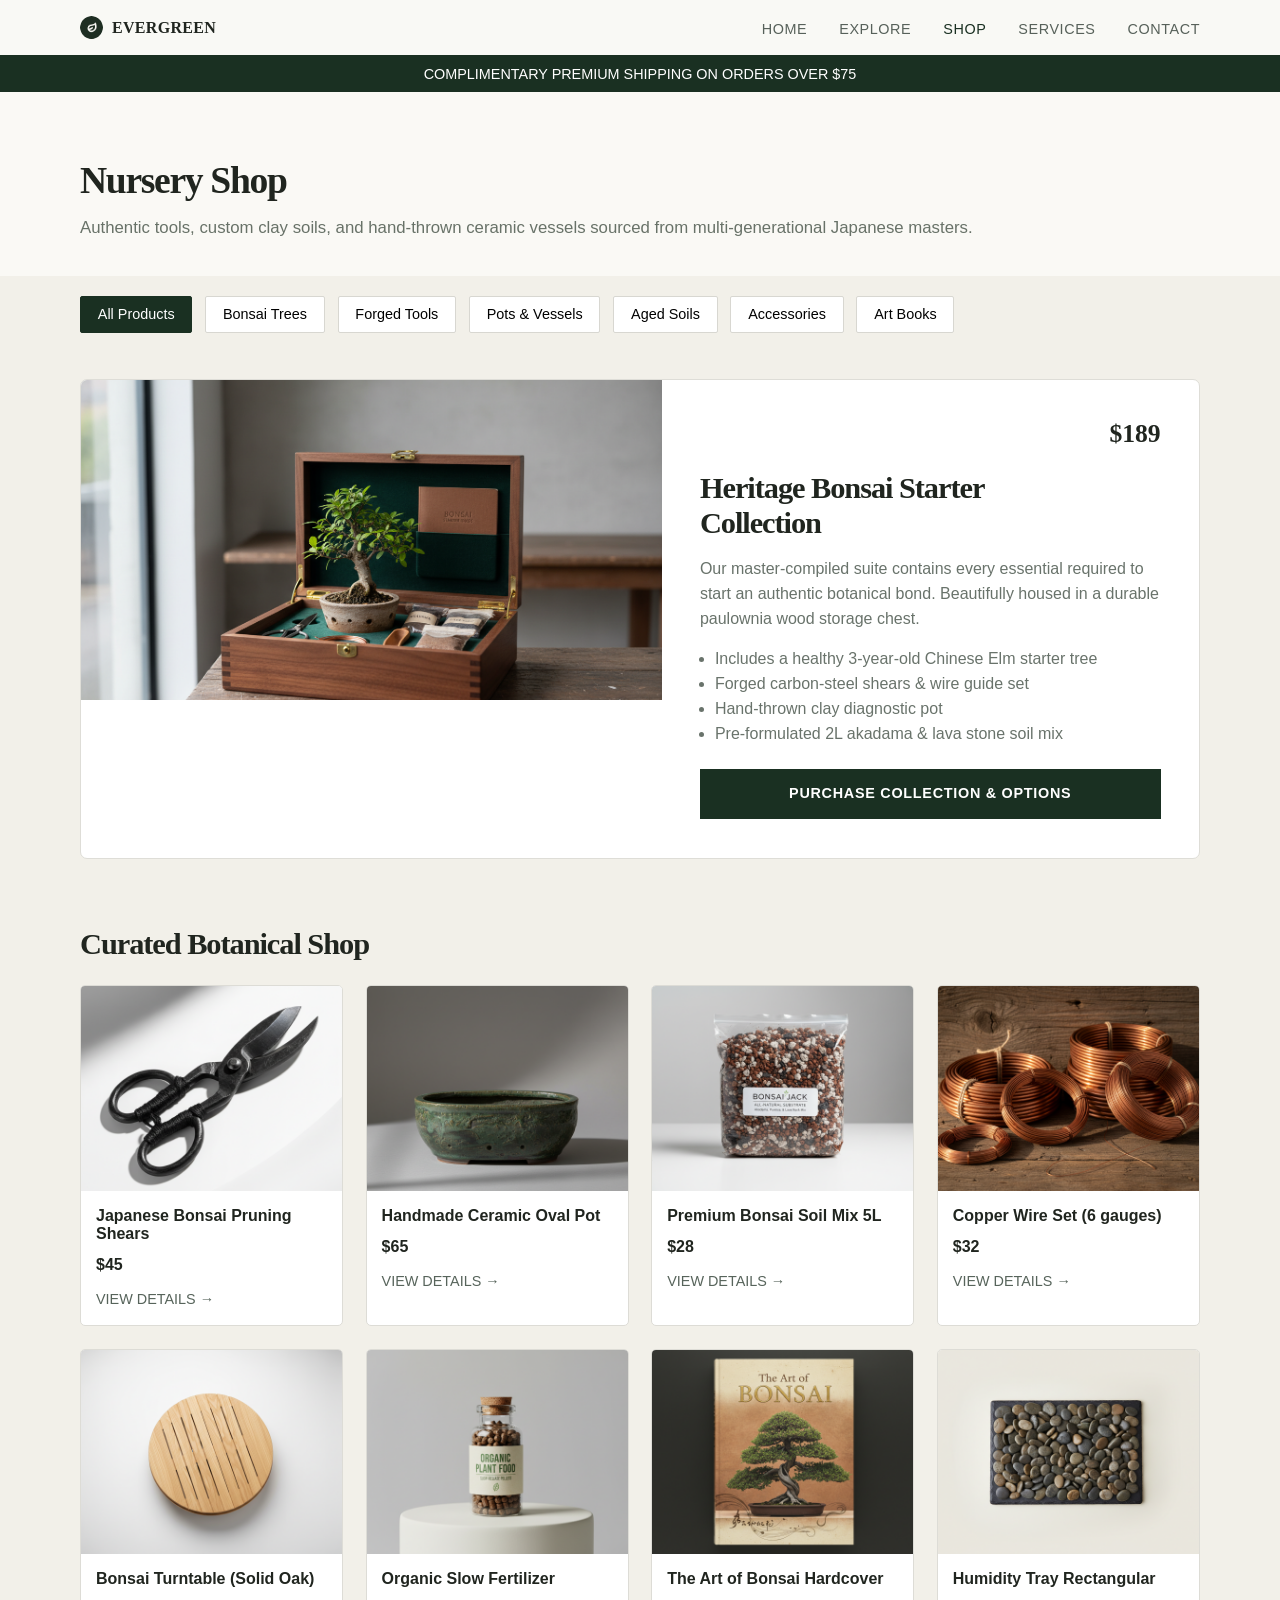
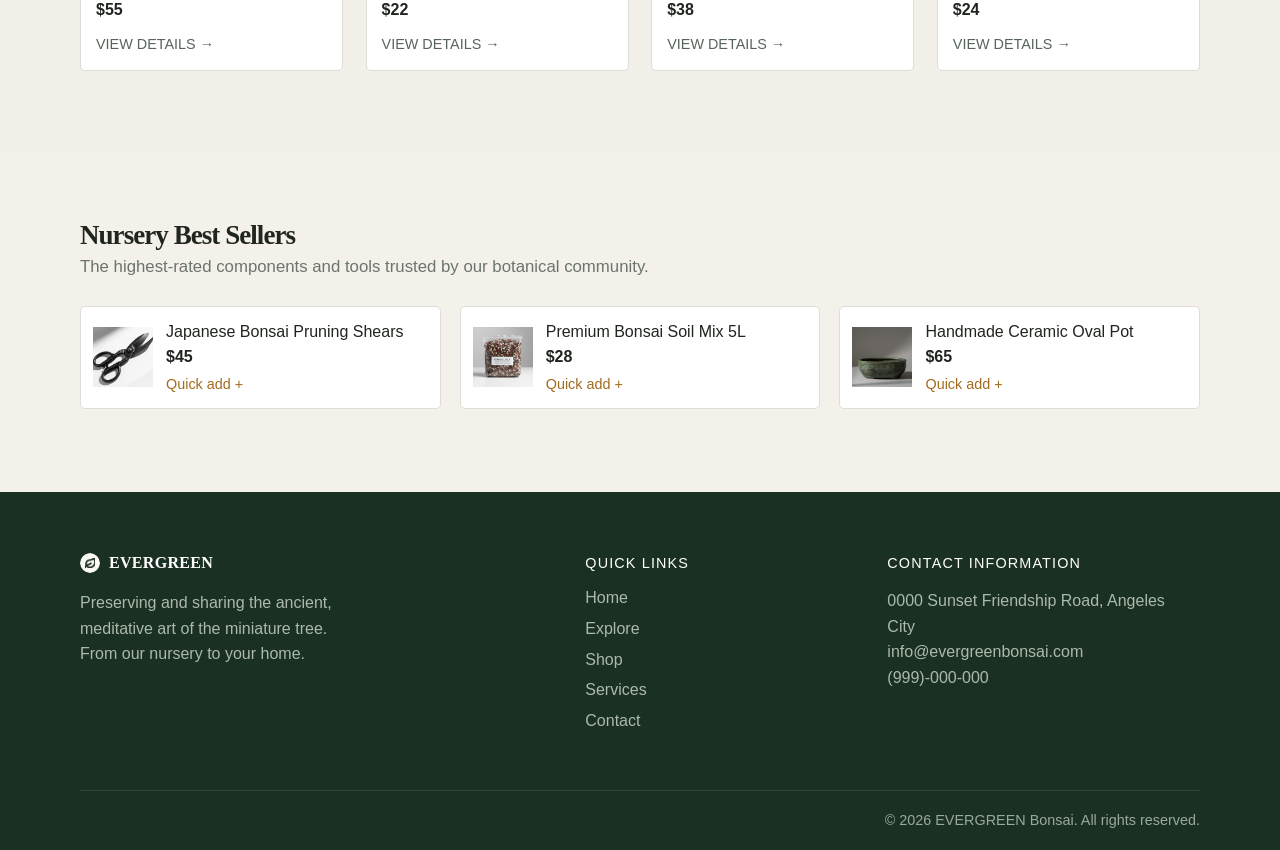
<file: shop.html>
<!doctype html>
<html lang="en">
<head>
  <meta charset="UTF-8"><meta name="viewport" content="width=device-width, initial-scale=1.0">
  <title>Nursery Shop — Evergreen</title><link rel="icon" type="image/png" href="img/assets/logo-green.png"><link rel="stylesheet" href="styles.css">
</head>
<body class="catalog-page shop-page">
  <header class="site-header"><a class="brand" href="index.html#top"><img src="img/assets/logo-green.png" alt=""><span>EVERGREEN</span></a><button class="menu-toggle" type="button" aria-expanded="false" aria-controls="main-nav"><span></span><span></span><span></span><span class="sr-only">Open menu</span></button><nav id="main-nav" class="main-nav"><a class="mobile-nav-brand brand" href="index.html#top"><img src="img/assets/logo-green.png" alt=""><span>EVERGREEN</span></a><a href="index.html#top">Home</a><a href="explore.html">Explore</a><a class="active" href="shop.html">Shop</a><a href="services.html">Services</a><a href="contact.html">Contact</a></nav></header>
  <div class="shipping-bar">Complimentary premium shipping on orders over $75</div>
  <main>
    <section class="page-intro wrap"><h1>Nursery Shop</h1><p>Authentic tools, custom clay soils, and hand-thrown ceramic vessels sourced from multi-generational Japanese masters.</p></section>
    <section class="shop-catalog"><div class="wrap"><div class="filter-bar"><button class="filter-button active">All Products</button><button class="filter-button">Bonsai Trees</button><button class="filter-button">Forged Tools</button><button class="filter-button">Pots &amp; Vessels</button><button class="filter-button">Aged Soils</button><button class="filter-button">Accessories</button><button class="filter-button">Art Books</button></div>
      <article class="featured-product"><img src="img/shop/NurseryShop.png" alt="Heritage bonsai starter collection"><div><strong>$189</strong><h2>Heritage Bonsai Starter<br>Collection</h2><p>Our master-compiled suite contains every essential required to start an authentic botanical bond. Beautifully housed in a durable paulownia wood storage chest.</p><ul><li>Includes a healthy 3-year-old Chinese Elm starter tree</li><li>Forged carbon-steel shears &amp; wire guide set</li><li>Hand-thrown clay diagnostic pot</li><li>Pre-formulated 2L akadama &amp; lava stone soil mix</li></ul><a class="button button-primary" href="#products">Purchase collection &amp; options</a></div></article>
      <h2 class="catalog-title" id="products">Curated Botanical Shop</h2><div class="catalog-grid">
        <article class="catalog-card"><img src="img/shop/JapanaseShears.png" alt="Japanese bonsai pruning shears"><h3>Japanese Bonsai Pruning Shears</h3><b>$45</b><small>View details →</small></article>
        <article class="catalog-card"><img src="img/shop/HandmadePot.png" alt="Handmade ceramic oval pot"><h3>Handmade Ceramic Oval Pot</h3><b>$65</b><small>View details →</small></article>
        <article class="catalog-card"><img src="img/shop/BonsaiSoil.png" alt="Premium bonsai soil"><h3>Premium Bonsai Soil Mix 5L</h3><b>$28</b><small>View details →</small></article>
        <article class="catalog-card"><img src="img/shop/CooperWire.png" alt="Copper bonsai wire set"><h3>Copper Wire Set (6 gauges)</h3><b>$32</b><small>View details →</small></article>
        <article class="catalog-card"><img src="img/shop/TurnTable.png" alt="Bonsai turntable"><h3>Bonsai Turntable (Solid Oak)</h3><b>$55</b><small>View details →</small></article>
        <article class="catalog-card"><img src="img/shop/Fertilizer.png" alt="Organic slow release fertilizer"><h3>Organic Slow Fertilizer</h3><b>$22</b><small>View details →</small></article>
        <article class="catalog-card"><img src="img/shop/Cover.png" alt="The Art of Bonsai hardcover"><h3>The Art of Bonsai Hardcover</h3><b>$38</b><small>View details →</small></article>
        <article class="catalog-card"><img src="img/shop/HumidityTray.png" alt="Rectangular humidity tray"><h3>Humidity Tray Rectangular</h3><b>$24</b><small>View details →</small></article>
      </div></div></section>
    <section class="bestsellers"><div class="wrap"><h2>Nursery Best Sellers</h2><p>The highest-rated components and tools trusted by our botanical community.</p><div class="seller-grid"><div><img src="img/shop/JapanaseShears.png" alt=""><span>Japanese Bonsai Pruning Shears<br><b>$45</b><small>Quick add +</small></span></div><div><img src="img/shop/BonsaiSoil.png" alt=""><span>Premium Bonsai Soil Mix 5L<br><b>$28</b><small>Quick add +</small></span></div><div><img src="img/shop/HandmadePot.png" alt=""><span>Handmade Ceramic Oval Pot<br><b>$65</b><small>Quick add +</small></span></div></div></div></section>
  </main>
  <footer class="site-footer"><div class="wrap footer-grid"><div><a class="brand footer-brand" href="index.html#top"><img src="img/assets/logo-white.png" alt=""><span>EVERGREEN</span></a><p>Preserving and sharing the ancient, meditative art of the miniature tree. From our nursery to your home.</p></div><div><h3>Quick links</h3><a href="#top">Home</a><a href="explore.html">Explore</a><a href="shop.html">Shop</a><a href="services.html">Services</a><a href="contact.html">Contact</a></div><div><h3>Contact information</h3><p>0000 Sunset Friendship Road, Angeles City<br>info@evergreenbonsai.com<br>(999)-000-000</p></div></div><div class="wrap footer-bottom"><span>© <span id="year">2026</span> EVERGREEN Bonsai. All rights reserved.</span></div></footer>
  <script src="script.js"></script>
</body>
</html>
</file>
<file: styles.css>
:root{--green:#1a3022;--green-2:#263c2d;--ink:#20251f;--cream:#f4f1ea;--line:#deded5;--muted:#667069;--serif:"Playfair Display",Georgia,serif;--sans:"DM Sans",Arial,sans-serif}
*{box-sizing:border-box}html{scroll-behavior:smooth}body{margin:0;color:var(--ink);font:13px/1.65 var(--sans);background:#fff}img{display:block;max-width:100%}a{color:inherit;text-decoration:none}.wrap{width:min(1124px,calc(100% - 56px));margin-inline:auto}.sr-only{position:absolute;width:1px;height:1px;padding:0;margin:-1px;overflow:hidden;clip:rect(0,0,0,0);white-space:nowrap;border:0}
.site-header{height:62px;display:flex;align-items:center;justify-content:space-between;padding:0 max(28px,calc((100vw - 1240px)/2));background:#f9f9f5;position:relative;z-index:10}.brand{display:flex;align-items:center;gap:9px;font:700 12px var(--serif);letter-spacing:.02em}.brand-mark{display:grid;place-items:center;width:23px;height:23px;border-radius:50%;background:var(--green);color:#fff;font:700 13px var(--sans);transform:rotate(-45deg)}.main-nav{display:flex;gap:34px;text-transform:uppercase;font-size:9px;letter-spacing:.04em;color:#57615a}.main-nav a{padding:23px 0 18px;border-bottom:1px solid transparent}.main-nav a.active,.main-nav a:hover{color:var(--green);border-color:var(--green)}.menu-toggle{display:none;background:none;border:0}
.hero{height:440px;background:#4b504e;position:relative;overflow:hidden;color:#fff}.hero:after{content:"";position:absolute;inset:0;background:linear-gradient(90deg,rgba(13,19,15,.72),rgba(25,33,28,.4) 42%,rgba(25,33,28,.06) 74%);z-index:1}.hero-content{position:relative;z-index:3;padding-top:104px}.eyebrow{text-transform:uppercase;letter-spacing:.13em;font-size:9px;color:#d1d8ce;margin:0 0 14px}.eyebrow.dark{color:#738276}.hero h1{font:700 clamp(42px,5vw,68px)/1 var(--serif);letter-spacing:-.045em;margin:0 0 19px}.hero-copy{max-width:470px;color:#e4e7e2;font-size:12px;line-height:1.55;margin:0 0 23px}.button-row{display:flex;gap:11px}.button{display:inline-flex;align-items:center;justify-content:center;text-transform:uppercase;letter-spacing:.05em;font-size:9px;font-weight:600;padding:12px 19px;min-height:36px}.button-primary{background:var(--green);color:#fff;border:1px solid var(--green)}.button-primary:hover{background:#2b4936}.button-outline-light{border:1px solid rgba(255,255,255,.55);color:#fff}.hero-image{position:absolute;z-index:0;inset:0;width:100%;height:100%;background:url("img/home/Home.jpg") center center/cover no-repeat}.hero-chair{display:none}.section{padding-block:80px}h2{font:700 clamp(27px,3vw,36px)/1.15 Georgia,serif;letter-spacing:-.035em;margin:0 0 18px}h3{font:700 14px/1.3 var(--serif);margin:0}.intro{display:grid;grid-template-columns:1.15fr .85fr;align-items:center;gap:90px;min-height:375px}.intro p:not(.eyebrow){max-width:535px;color:#4e574f;font-size:11px;line-height:1.7;margin:0 0 17px}.intro-tree{height:250px;display:grid;place-items:center}.intro-tree img{height:235px;object-fit:contain}
.section-tint{background:var(--cream)}.section-heading{margin-bottom:37px}.section-heading>p:last-child{color:#687268;margin:0;max-width:640px;font-size:11px}.centered{text-align:center}.centered>p:last-child{margin-inline:auto}.plants{padding-block:72px 82px}.plant-grid{display:grid;grid-template-columns:repeat(3,1fr);gap:20px}.plant-card,.product-card{background:#fff}.card-image{height:210px;overflow:hidden}.card-image img{width:100%;height:100%;object-fit:cover}.card-body{padding:14px 16px 16px}.card-title{display:flex;justify-content:space-between;align-items:center;gap:10px}.card-title span{background:var(--green);color:#fff;padding:4px 8px;font-size:8px}.card-body p{color:#6b736c;font-size:10px;line-height:1.5;margin:10px 0 0}.journey{padding-block:80px 89px}.steps{display:grid;grid-template-columns:repeat(3,1fr);gap:20px}.step{border:1px solid var(--line);padding:19px 20px 22px;min-height:125px}.step-number{display:grid;place-items:center;width:26px;height:26px;border-radius:50%;background:#edf2ed;color:var(--green);font-weight:600;margin-bottom:13px}.step p{font-size:10px;line-height:1.55;color:#6b736c;margin:9px 0 0}.shop{padding-block:71px 82px}.product-grid{display:grid;grid-template-columns:repeat(4,1fr);gap:12px}.product-card img{width:100%;height:145px;object-fit:cover}.product-card>div{position:relative;padding:12px 12px 14px;border:1px solid #e4e2dc;border-top:0}.product-card h3{font-size:11px}.product-card strong{position:absolute;right:12px;top:12px;font-size:11px}.product-card small{display:block;font-size:8px;text-transform:uppercase;margin-top:9px;color:#4c5c50}.services{display:grid;grid-template-columns:.95fr 1.05fr;gap:clamp(30px,4.5vw,65px);align-items:center;padding-block:88px}.service-photo{overflow:hidden;border-radius:8px}.service-photo img{width:100%;height:auto;aspect-ratio:4/3;object-fit:cover;border-radius:8px;display:block}.service-copy h2{margin:0 0 24px;font:700 clamp(26px,3vw,36px)/1.15 Georgia,serif;letter-spacing:-.035em}.service-list article{padding:16px 0;border-bottom:1px solid var(--line)}.service-list h3{font:700 15px/1.3 var(--serif);margin:0 0 6px;color:var(--ink)}.service-list p{color:#687268;font-size:11px;line-height:1.55;margin:0}
.cta{height:390px;position:relative;overflow:hidden;background:#687064;color:#fff;display:grid;place-items:center;text-align:center}.cta>img{position:absolute;inset:0;width:100%;height:100%;object-fit:cover;object-position:center 48%;opacity:.82}.cta-overlay{position:absolute;inset:0;background:rgba(36,49,39,.5);z-index:1}.cta-content{position:relative;z-index:2;max-width:560px;padding:30px}.cta h2{font-size:37px;margin-bottom:12px}.cta p:not(.eyebrow){font-size:11px;line-height:1.6;color:#e4e9e3;margin:0 auto 22px}.site-footer{background:var(--green);color:#dce4db;padding-top:58px}.footer-grid{display:grid;grid-template-columns:1.35fr .7fr 1fr;gap:90px;padding-bottom:48px}.footer-brand{color:#fff}.footer-grid p{color:#acb9ad;font-size:10px;line-height:1.55;max-width:280px;margin-top:17px}.footer-grid h3{text-transform:uppercase;font:500 9px var(--sans);letter-spacing:.08em;color:#fff;margin:2px 0 14px}.footer-grid>div:nth-child(2) a{display:block;color:#acb9ad;font-size:10px;margin:5px 0}.footer-bottom{border-top:1px solid rgba(255,255,255,.1);display:flex;justify-content:flex-end;align-items:center;text-align:right;padding-block:18px;color:#9ba99d;font-size:9px}.reveal{opacity:0;transform:translateY(18px);transition:opacity .65s ease,transform .65s ease}.reveal.visible{opacity:1;transform:none}
.brand img{width:23px;height:23px;object-fit:contain;border-radius:50%}.mobile-nav-brand{display:none}.footer-brand img{width:20px;height:20px}.service-heading{margin-bottom:27px}.service-heading>p:last-child{color:#687268;font-size:11px;margin:0}.service-grid{display:grid;grid-template-columns:repeat(3,1fr);gap:18px}.service-card{border:1px solid var(--line);background:#fff}.service-card>img{width:100%;height:185px;object-fit:cover}.service-card>div{padding:17px 17px 18px}.service-card span{color:#627c67;font-size:13px}.service-card h3{font-size:13px;margin-top:8px}.service-card p{color:#717971;font-size:10px;line-height:1.5;margin:7px 0 0}
@media(max-width:800px){.wrap{width:min(100% - 40px,580px)}.site-header{height:58px;padding-inline:20px}.menu-toggle{display:flex;flex-direction:column;gap:4px;padding:8px;cursor:pointer}.menu-toggle span:not(.sr-only){width:21px;height:1px;background:var(--green)}.main-nav{display:none;position:absolute;top:58px;left:0;right:0;padding:10px 20px 17px;background:#f9f9f5;box-shadow:0 8px 16px #0001;flex-direction:column;gap:0}.main-nav.open{display:flex}.main-nav a{padding:10px 0}.hero{height:580px}.hero:after{background:linear-gradient(180deg,rgba(13,19,15,.78),rgba(25,33,28,.46) 48%,rgba(25,33,28,.16))}.hero-image{inset:0;width:100%;height:100%;right:auto;opacity:1;background-position:62% center}.hero-content{padding-top:70px}.intro{grid-template-columns:1fr;gap:20px;padding-block:62px}.intro-tree{height:200px}.intro-tree img{height:200px}.section{padding-block:62px}.plants{padding-block:58px 66px}.plant-grid,.steps{grid-template-columns:1fr;gap:16px}.card-image{height:250px}.journey{padding-block:63px}.product-grid{grid-template-columns:repeat(2,1fr);gap:13px}.product-card img{height:155px}.services{grid-template-columns:1fr;gap:35px;padding-block:63px}.service-photo img{height:300px}.cta{height:360px}.cta>img{object-position:60% center}.footer-grid{grid-template-columns:1fr 1fr;gap:35px}.footer-grid>div:first-child{grid-column:1/-1}.footer-bottom{gap:10px;align-items:flex-end;text-align:right}}
@media(max-width:420px){h2{font-size:28px}.hero h1{font-size:46px}.hero-copy{max-width:310px}.product-grid{grid-template-columns:1fr}.product-card img{height:190px}.footer-grid{grid-template-columns:1fr}.footer-grid>div:first-child{grid-column:auto}.footer-bottom{font-size:8px}}
.explore-page{background:#faf9f5}.explore-heading{padding-block:73px 34px}.explore-heading h1{font:700 clamp(31px,4vw,40px)/1.15 Georgia,serif;letter-spacing:-.035em;margin:0 0 10px}.explore-heading>p:last-child{color:#687268;font-size:12px;margin:0;max-width:980px}.explore-catalog{border-top:1px solid #ebe9e2;background:#f4f2ec;padding-block:0 63px}.filter-bar{display:flex;gap:12px;padding-block:24px 55px}.filter-button{border:1px solid #d8d7d1;background:#fff;border-radius:2px;padding:9px 18px;font:500 10px var(--sans);cursor:pointer}.filter-button:hover,.filter-button.active{background:var(--green);color:#fff;border-color:var(--green)}.species-grid{display:grid;grid-template-columns:repeat(4,1fr);gap:25px 23px}.species-card{background:#fff;border:1px solid #dddcd6;border-radius:6px;overflow:hidden}.species-card[hidden]{display:none}.species-card>img{width:100%;height:218px;object-fit:cover}.species-card>div{padding:19px 18px 16px}.species-card h2{font:700 15px/1.25 var(--serif);letter-spacing:0;margin:0 0 10px}.species-card p{font-size:10px;line-height:1.55;color:#6a736b;min-height:64px;margin:0 0 14px}.species-card a{display:block;border-top:1px solid #e7e5df;padding-top:13px;font-size:9px;font-weight:600}.species-card a span{font-size:15px;vertical-align:-1px;margin-left:4px}.explore-page .site-footer{padding-top:58px}.explore-page .footer-grid{grid-template-columns:1.35fr .7fr .7fr 1.25fr}.explore-page .footer-grid>div:nth-child(3) a{display:block;color:#acb9ad;font-size:10px;margin:5px 0}
@media(max-width:800px){.explore-heading{padding-block:55px 30px}.filter-bar{padding-bottom:35px;overflow-x:auto}.filter-button{white-space:nowrap}.species-grid{grid-template-columns:repeat(2,1fr);gap:16px}.species-card>img{height:210px}.explore-page .footer-grid{grid-template-columns:1fr 1fr}.explore-page .footer-grid>div:first-child{grid-column:1/-1}}
@media(max-width:520px){.species-grid{grid-template-columns:1fr}.species-card>img{height:250px}.explore-page .footer-grid{grid-template-columns:1fr}.explore-page .footer-grid>div:first-child{grid-column:auto}}
.catalog-page{background:#faf9f5}.shipping-bar{height:34px;background:var(--green);color:#fff;text-align:center;text-transform:uppercase;font-size:9px;padding-top:8px}.page-intro{padding-block:58px 35px}.page-intro h1{font:700 clamp(32px,4vw,42px)/1.15 Georgia,serif;letter-spacing:-.035em;margin:0 0 12px}.page-intro>p:last-child{font-size:12px;color:#687268;margin:0;max-width:1100px}.shop-catalog,.service-catalog{background:#f2f0e9;padding-block:0 72px}.shop-catalog .filter-bar{padding-bottom:55px}.featured-product{display:grid;grid-template-columns:1.08fr 1fr;background:#fff;border:1px solid #deddd7;border-radius:7px;overflow:hidden;margin-bottom:67px}.featured-product>img{width:100%;height:420px;object-fit:cover}.featured-product>div{padding:45px 40px}.featured-product strong{display:block;text-align:right;font:700 24px var(--serif)}.featured-product h2{font-size:28px;margin:24px 0 14px}.featured-product p,.featured-product li{font-size:10px;line-height:1.5;color:#69736b}.featured-product ul{padding-left:15px}.featured-product .button{width:100%;margin-top:6px}.catalog-title{font-size:27px;margin-bottom:25px}.catalog-grid{display:grid;grid-template-columns:repeat(4,1fr);gap:25px 23px}.catalog-card{background:#fff;border:1px solid #dddcd6;border-radius:5px;overflow:hidden;padding-bottom:14px}.catalog-card img{width:100%;height:175px;object-fit:cover}.catalog-card h3,.catalog-card b,.catalog-card small{display:block;margin-inline:15px}.catalog-card h3{font:600 11px var(--sans);margin-top:14px}.catalog-card b{font-size:11px;margin-top:7px}.catalog-card small{font-size:8px;text-transform:uppercase;color:#57645b;margin-top:9px}.bestsellers{background:var(--cream);padding-block:60px 75px}.bestsellers h2{font-size:27px;margin-bottom:3px}.bestsellers>div>p{font-size:11px;color:#6b746d;margin:0 0 25px}.seller-grid{display:grid;grid-template-columns:repeat(3,1fr);gap:20px}.seller-grid>div{display:flex;align-items:center;gap:13px;background:#fff;border:1px solid #deddd7;border-radius:5px;padding:12px}.seller-grid img{width:60px;height:60px;object-fit:cover}.seller-grid span{font-size:10px}.seller-grid b,.seller-grid small{display:block}.seller-grid small{font-size:8px;color:#a16c20;margin-top:3px}.service-catalog{padding-block:40px 80px}.service-page-grid{display:grid;grid-template-columns:repeat(3,1fr);gap:23px}.service-page-grid article{background:#fff;border:1px solid #deddd7;border-radius:5px;overflow:hidden}.service-page-grid article>img{width:100%;height:218px;object-fit:cover}.service-page-grid article>div{padding:18px 20px}.service-page-grid h2{font-size:16px;margin-bottom:14px}.service-page-grid p,.service-page-grid li{font-size:10px;line-height:1.55;color:#69736b}.service-page-grid ul{padding-left:14px;min-height:114px}.service-page-grid .button{width:100%;padding-block:10px}.how-it-works{background:#fff;padding-block:72px 80px}.how-it-works .section-heading{max-width:570px;margin-inline:auto}.how-it-works .steps{grid-template-columns:repeat(4,1fr)}.faq-section{background:var(--cream);padding-block:70px 90px}.faq-section>div{max-width:800px}.faq-section h2{text-align:center;margin-bottom:38px}.faq-section details{background:#fff;margin:0 0 16px;padding:17px 23px}.faq-section summary{font:700 13px var(--serif);cursor:pointer;list-style:none}.faq-section summary::-webkit-details-marker{display:none}.faq-section summary span{float:right;font:18px var(--sans)}.faq-section details p{font-size:10px;color:#69736b;line-height:1.5;margin:12px 0 0}
h2,.explore-heading h1,.page-intro h1{font-family:Georgia,serif;font-weight:700}
@media(max-width:800px){
  .main-nav{position:fixed;inset:0 0 0 auto;width:min(100vw,374px);height:100vh;padding:24px 40px 38px;background:var(--green);box-shadow:-12px 0 28px rgba(16,30,20,.2);z-index:20;display:none;align-items:flex-start;flex-direction:column;gap:0}
  .main-nav.open{display:flex}
  .main-nav .mobile-nav-brand{display:flex;align-items:center;color:#fff;border:0;padding:0;margin:0 0 48px;font-size:16px}
  .main-nav .mobile-nav-brand img{width:23px;height:23px}
  .main-nav>a:not(.mobile-nav-brand){color:#fff;border:0;padding:0;margin:0 0 25px;font-size:18px;line-height:1.4;letter-spacing:0}
  .main-nav>a:not(.mobile-nav-brand).active{font-weight:600}
  .menu-toggle.open{position:fixed;top:19px;right:17px;z-index:30;width:28px;height:28px;padding:0}
  .menu-toggle.open span:not(.sr-only){display:none}
  .menu-toggle.open:after{content:"×";display:block;color:#fff;font:400 29px/24px Arial}
  .service-grid{grid-template-columns:1fr;gap:16px}
  .service-card>img{height:230px}
  .featured-product{grid-template-columns:1fr;margin-bottom:48px}.featured-product>img{height:280px}.featured-product>div{padding:25px}.featured-product h2{font-size:25px}.catalog-grid,.service-page-grid{grid-template-columns:repeat(2,1fr);gap:16px}.catalog-card img{height:190px}.seller-grid,.how-it-works .steps{grid-template-columns:1fr 1fr}.page-intro{padding-block:45px 30px}
}
@media(max-width:520px){.catalog-grid,.service-page-grid,.seller-grid,.how-it-works .steps{grid-template-columns:1fr}.catalog-card img,.service-page-grid article>img{height:245px}.filter-bar{flex-wrap:nowrap}.featured-product>img{height:240px}.featured-product>div{padding:22px}.service-catalog{padding-top:25px}.faq-section{padding-block:55px 65px}}
.contact-intro{padding-bottom:38px}.contact-main{background:#fff;border-top:1px solid #e6e4dd;padding-block:68px 72px}.contact-grid{display:grid;grid-template-columns:1.1fr .9fr;gap:78px}.contact-form h2,.contact-info h2{font:400 24px var(--serif);margin:0 0 27px}.contact-form label{display:block;font-size:10px;margin:0 0 6px}.contact-form input,.contact-form textarea{display:block;width:100%;border:1px solid #deddd7;background:#fff;padding:12px;font:11px var(--sans);color:var(--ink);margin-bottom:17px}.contact-form textarea{resize:vertical;min-height:132px}.contact-form .button{width:100%;margin-top:2px}.form-status{font-size:11px;color:#627c67;margin:12px 0 0}.contact-info>div{display:flex;gap:14px;align-items:flex-start;margin:0 0 17px}.contact-info>div>span{width:28px;height:28px;min-width:28px;display:grid;place-items:center;border-radius:50%;background:#edf0e9;flex-shrink:0;margin-top:2px}.contact-info>div>span img{width:13px;height:13px;object-fit:contain;display:block}.contact-info p{font-size:12px;line-height:1.55;margin:0}.contact-info p small,.social-label{display:block;text-transform:uppercase;letter-spacing:.08em;color:#7a847b;font-size:8px;margin-bottom:2px}.social-label{margin-top:35px}.socials{display:flex;gap:10px;margin-top:9px}.socials a{border:1px solid #dddcd6;padding:8px 14px;font-size:10px}.visit-store{background:var(--cream);padding-block:78px 88px}.visit-grid{display:grid;grid-template-columns:1fr 1fr;align-items:center;gap:75px}.visit-grid h2{font-size:30px}.visit-grid p{font-size:12px;line-height:1.7;max-width:470px}.visit-grid img{width:100%;height:370px;object-fit:cover}.contact-page .footer-grid{grid-template-columns:1.35fr .8fr 1fr}
@media(max-width:800px){.contact-grid,.visit-grid{grid-template-columns:1fr;gap:45px}.contact-main{padding-block:55px 60px}.visit-grid img{height:290px}.visit-store{padding-block:58px 65px}}

/* Desktop readability pass */
@media(min-width:801px){
  body{font-size:1rem;line-height:1.6}
  .wrap{width:min(70rem,calc(100% - 4rem))}
  .site-header{height:3.1rem;padding-inline:max(2rem,calc((100vw - 70rem)/2))}
  .brand{font-size:.9rem}
  .main-nav{gap:1.85rem;font-size:.82rem}
  .main-nav a{padding-block:1.05rem .72rem}
  .section{padding-block:clamp(3rem,5vw,4.75rem)}
  .eyebrow{font-size:.88rem}
  h2{font-size:clamp(1.75rem,2.3vw,2.35rem);margin-bottom:.9rem}
  h3{font-size:1rem}
  .hero{height:27.5rem}
  .hero-content{padding-top:6.5rem}
  .hero h1{font-size:clamp(2.6rem,4.2vw,3.8rem);margin-bottom:1rem}
  .hero-copy{font-size:1rem;max-width:32rem;margin-bottom:1.35rem}
  .button{font-size:.85rem;padding:.75rem 1.15rem;min-height:2.5rem}
  .intro{min-height:14.7rem;gap:4rem}
  .intro p:not(.eyebrow),.section-heading>p:last-child{font-size:.98rem;line-height:1.65}
  .intro-tree{height:12.5rem}.intro-tree img{height:12rem}
  .plants{padding-block:3.9rem 4.2rem}
  .section-heading{margin-bottom:2rem}
  .plant-grid{gap:.9rem}.card-image{height:10.7rem}.card-body{padding:1rem}.card-title span{font-size:.82rem}.card-body p{font-size:.95rem;line-height:1.55;margin-top:.65rem}
  .journey{padding-block:4rem 4.4rem}.steps{gap:.9rem}.step{padding:1.1rem 1.2rem 1.25rem;min-height:8rem}.step-number{width:1.7rem;height:1.7rem;margin-bottom:.75rem}.step p{font-size:.95rem;line-height:1.55;margin-top:.55rem}
  .shop{padding-block:3.7rem 4.2rem}.product-grid{gap:.8rem}.product-card img{height:8.6rem}.product-card>div{padding:1rem}.product-card h3{font-size:.95rem}.product-card strong{font-size:.95rem;right:1rem;top:1rem}.product-card small{font-size:.88rem;margin-top:.65rem}
  .services{padding-block:4.5rem;display:grid;grid-template-columns:.95fr 1.05fr;gap:clamp(2.5rem,4.5vw,4.5rem);align-items:center}.service-photo img{height:25rem;border-radius:8px}.service-copy h2{font-size:2.2rem;margin-bottom:1.8rem}.service-list article{padding:1.25rem 0;border-bottom:1px solid var(--line)}.service-list h3{font-size:1.15rem;margin-bottom:.5rem}.service-list p{font-size:.95rem;line-height:1.6}
  .cta{height:21rem}.cta-content{max-width:38rem;padding:1.4rem}.cta h2{font-size:2.15rem;margin-bottom:.75rem}.cta p:not(.eyebrow){font-size:1rem;line-height:1.6;margin-bottom:1.3rem}
  .site-footer{padding-top:3.3rem}.footer-grid{gap:4.5rem;padding-bottom:2.8rem}.footer-grid p,.footer-grid>div:nth-child(2) a,.explore-page .footer-grid>div:nth-child(3) a{font-size:.95rem;line-height:1.6}.footer-grid h3{font-size:.88rem;margin-bottom:.8rem}.footer-bottom{padding-block:1rem;font-size:.88rem; }
  .explore-heading,.page-intro{padding-block:3.6rem 1.8rem}.explore-heading h1,.page-intro h1{font-size:2.1rem}.explore-heading>p:last-child,.page-intro>p:last-child{font-size:1rem;line-height:1.65}
  .explore-catalog{padding-bottom:3.9rem}.filter-bar{gap:.65rem;padding-block:1rem 3rem}.filter-button{font-size:.86rem;padding:.55rem 1rem}.species-grid{gap:1.45rem 1.2rem}.species-card>img{height:12.5rem}.species-card>div{padding:1.1rem}.species-card h2{font-size:1.1rem}.species-card p{font-size:.95rem;line-height:1.55;min-height:5.5rem;margin-bottom:.9rem}.species-card a{font-size:.85rem;padding-top:.8rem}
  .shipping-bar{height:2.2rem;font-size:.88rem;padding-top:.45rem}.shop-catalog{padding-bottom:4.3rem}.shop-catalog .filter-bar{padding-bottom:2.5rem}.featured-product{margin-bottom:3.7rem}.featured-product>img{height:18rem}.featured-product>div{padding:2.1rem}.featured-product strong{font-size:1.5rem}.featured-product h2{font-size:1.75rem;margin:1.2rem 0 .8rem}.featured-product p,.featured-product li{font-size:.95rem;line-height:1.55}.catalog-title{font-size:1.75rem;margin-bottom:1.25rem}.catalog-grid{gap:1.2rem}.catalog-card img{height:11.5rem}.catalog-card h3{font-size:.95rem;margin-top:.9rem}.catalog-card b{font-size:.95rem;margin-top:.45rem}.catalog-card small{font-size:.88rem;margin-top:.55rem}.bestsellers{padding-block:3.7rem 4.5rem}.bestsellers>div>p{font-size:.98rem}.seller-grid{gap:1rem}.seller-grid span{font-size:.95rem}.seller-grid small{font-size:.88rem}
  .service-catalog{padding-block:2rem 4.8rem}.service-page-grid{gap:1.2rem}.service-page-grid article>img{height:10.5rem}.service-page-grid article>div{padding:1.2rem}.service-page-grid h2{font-size:1.15rem;margin-bottom:.85rem}.service-page-grid p,.service-page-grid li{font-size:.95rem;line-height:1.55}.service-page-grid ul{min-height:9rem}.how-it-works{padding-block:4.3rem 4.7rem}.faq-section{padding-block:4.2rem 5rem}.faq-section h2{margin-bottom:2rem}.faq-section details{margin-bottom:.9rem;padding:1.1rem 1.3rem}.faq-section summary{font-size:1rem}.faq-section details p{font-size:.95rem;line-height:1.55}
  .contact-main{padding-block:3.4rem 3.7rem}.contact-grid{gap:4rem}.contact-form h2,.contact-info h2{font-size:1.65rem;margin-bottom:1.7rem}.contact-form label{font-size:.9rem}.contact-form input,.contact-form textarea{padding:.75rem;font-size:.95rem;margin-bottom:1rem}.contact-form textarea{min-height:6.5rem}.form-status{font-size:.95rem}.contact-info>div{gap:.8rem;margin-bottom:1.1rem}.contact-info>div>span{width:1.85rem;height:1.85rem;min-width:1.85rem}.contact-info>div>span img{width:.85rem;height:.85rem}.contact-info p{font-size:1rem;line-height:1.6}.contact-info p small,.social-label{font-size:.88rem}.social-label{margin-top:2rem}.socials a{padding:.55rem .85rem;font-size:.9rem}.visit-store{padding-block:4rem 4.5rem}.visit-grid{gap:4.5rem}.visit-grid h2{font-size:1.9rem}.visit-grid p{font-size:1rem;line-height:1.75}.visit-grid img{height:15rem}
}

/* Keep wide desktop pages centered without scaling text down. */
@media(min-width:1200px){
  html{overflow-x:hidden}
  body{width:100%;transform:none}
  .site-header{height:3.45rem}
  .brand{font-size:1rem}
  .main-nav{gap:2rem;font-size:.9rem}
  .main-nav a{padding-block:1.18rem .82rem}
  .eyebrow{font-size:.9rem}
  .hero{height:30rem}
  .hero-content{padding-top:7rem}
  .hero h1{font-size:clamp(2.9rem,4.6vw,4.15rem);margin-bottom:1.15rem}
  .hero-copy{font-size:1.05rem;line-height:1.6;max-width:34rem;margin-bottom:1.45rem}
  .button{font-size:.9rem;padding:.8rem 1.25rem;min-height:2.6rem}
  h2{font-size:clamp(1.75rem,2.35vw,2.2rem);margin-bottom:1rem}
  h3{font-size:1.08rem}
  .section{padding-block:clamp(3.5rem,5.5vw,5.25rem)}
  .intro{min-height:16.5rem;gap:4.75rem}
  .intro p:not(.eyebrow),.section-heading>p:last-child{font-size:1.05rem;line-height:1.65}
  .intro-tree{height:14rem}.intro-tree img{height:13.5rem}
  .plants{padding-block:4.5rem 4.8rem}
  .section-heading{margin-bottom:2.35rem}
  .plant-grid{gap:1.1rem}.card-image{height:12rem}.card-body{padding:1.15rem}.card-title span{font-size:.88rem}.card-body p{font-size:1rem;line-height:1.55;margin-top:.7rem}
  .journey{padding-block:4.7rem 5.1rem}.steps{gap:1.1rem}.step{padding:1.3rem;min-height:9rem}.step-number{width:1.8rem;height:1.8rem;margin-bottom:.85rem}.step p{font-size:1rem;line-height:1.55;margin-top:.6rem}
  .shop{padding-block:4.3rem 4.8rem}.product-grid{gap:1rem}.product-card img{height:10rem}.product-card>div{padding:1.1rem}.product-card h3{font-size:1rem}.product-card strong{font-size:1rem;right:1.1rem;top:1.1rem}.product-card small{font-size:.85rem;margin-top:.7rem}
  .services{padding-block:5.2rem;display:grid;grid-template-columns:.95fr 1.05fr;gap:5.5rem;align-items:center}.service-photo img{height:28rem;border-radius:8px}.service-copy h2{font-size:2.4rem;margin-bottom:2rem}.service-list article{padding:1.4rem 0}.service-list h3{font-size:1.22rem;margin-bottom:.55rem}.service-list p{font-size:1rem;line-height:1.6}
  .cta{height:23rem}.cta-content{max-width:39rem;padding:1.7rem}.cta h2{font-size:2.35rem;margin-bottom:.85rem}.cta p:not(.eyebrow){font-size:1.05rem;line-height:1.6;margin-bottom:1.45rem}
  .site-footer{padding-top:3.8rem}.footer-grid{gap:5.2rem;padding-bottom:3.2rem}.footer-grid p,.footer-grid>div:nth-child(2) a{font-size:1rem;line-height:1.6}.footer-grid h3{font-size:.9rem;margin-bottom:.9rem}.footer-bottom{padding-block:1.15rem;font-size:.9rem}
  .explore-heading,.page-intro{padding-block:4.2rem 2.15rem}.explore-heading h1,.page-intro h1{font-size:2.35rem}.explore-heading>p:last-child,.page-intro>p:last-child{font-size:1.05rem}
  .explore-catalog{padding-bottom:4.5rem}.filter-bar{gap:.8rem;padding-block:1.2rem 3.4rem}.filter-button{font-size:.9rem;padding:.6rem 1.05rem}.species-grid{gap:1.7rem 1.4rem}.species-card>img{height:13rem}.species-card>div{padding:1.2rem}.species-card h2{font-size:1.2rem}.species-card p{font-size:1rem;min-height:5.8rem;margin-bottom:1rem}.species-card a{font-size:.9rem;padding-top:.85rem}
  .shipping-bar{height:2.3rem;font-size:.9rem;padding-top:.5rem}.shop-catalog{padding-bottom:5rem}.shop-catalog .filter-bar{padding-bottom:2.9rem}.featured-product{margin-bottom:4.3rem}.featured-product>img{height:20rem}.featured-product>div{padding:2.4rem}.featured-product strong{font-size:1.6rem}.featured-product h2{font-size:1.9rem;margin:1.4rem 0 1rem}.featured-product p,.featured-product li{font-size:1rem}.catalog-title{font-size:1.9rem;margin-bottom:1.45rem}.catalog-grid{gap:1.4rem}.catalog-card img{height:12.8rem}.catalog-card h3{font-size:1rem;margin-top:1rem}.catalog-card b{font-size:1rem;margin-top:.55rem}.catalog-card small{font-size:.9rem;margin-top:.65rem}.bestsellers{padding-block:4.3rem 5.2rem}.bestsellers>div>p{font-size:1.05rem}.seller-grid{gap:1.2rem}.seller-grid span{font-size:1rem}.seller-grid small{font-size:.9rem}
  .service-catalog{padding-block:2.4rem 5.5rem}.service-page-grid{gap:1.4rem}.service-page-grid article>img{height:11rem}.service-page-grid article>div{padding:1.3rem}.service-page-grid h2{font-size:1.22rem;margin-bottom:.95rem}.service-page-grid p,.service-page-grid li{font-size:1rem}.service-page-grid ul{min-height:9.5rem}.how-it-works{padding-block:4.9rem 5.4rem}.faq-section{padding-block:4.8rem 5.8rem}.faq-section h2{margin-bottom:2.3rem}.faq-section details{margin-bottom:1rem;padding:1.2rem 1.4rem}.faq-section summary{font-size:1.05rem}.faq-section details p{font-size:1rem}
  .contact-main{padding-block:3.9rem 4.25rem}.contact-grid{gap:4.6rem}.contact-form h2,.contact-info h2{font-size:1.8rem;margin-bottom:1.95rem}.contact-form label{font-size:.95rem}.contact-form input,.contact-form textarea{padding:.8rem;font-size:1rem;margin-bottom:1.05rem}.contact-form textarea{min-height:7rem}.form-status{font-size:1rem}.contact-info>div{gap:.9rem;margin-bottom:1.2rem}.contact-info>div>span{width:2rem;height:2rem;min-width:2rem}.contact-info>div>span img{width:.95rem;height:.95rem}.contact-info p{font-size:1.05rem}.social-label{margin-top:2.3rem}.socials a{padding:.6rem .9rem;font-size:.95rem}.visit-store{padding-block:4.6rem 5.2rem}.visit-grid{gap:5.2rem}.visit-grid h2{font-size:2rem}.visit-grid p{font-size:1.05rem;line-height:1.75}.visit-grid img{height:16.5rem}
}
</file>
